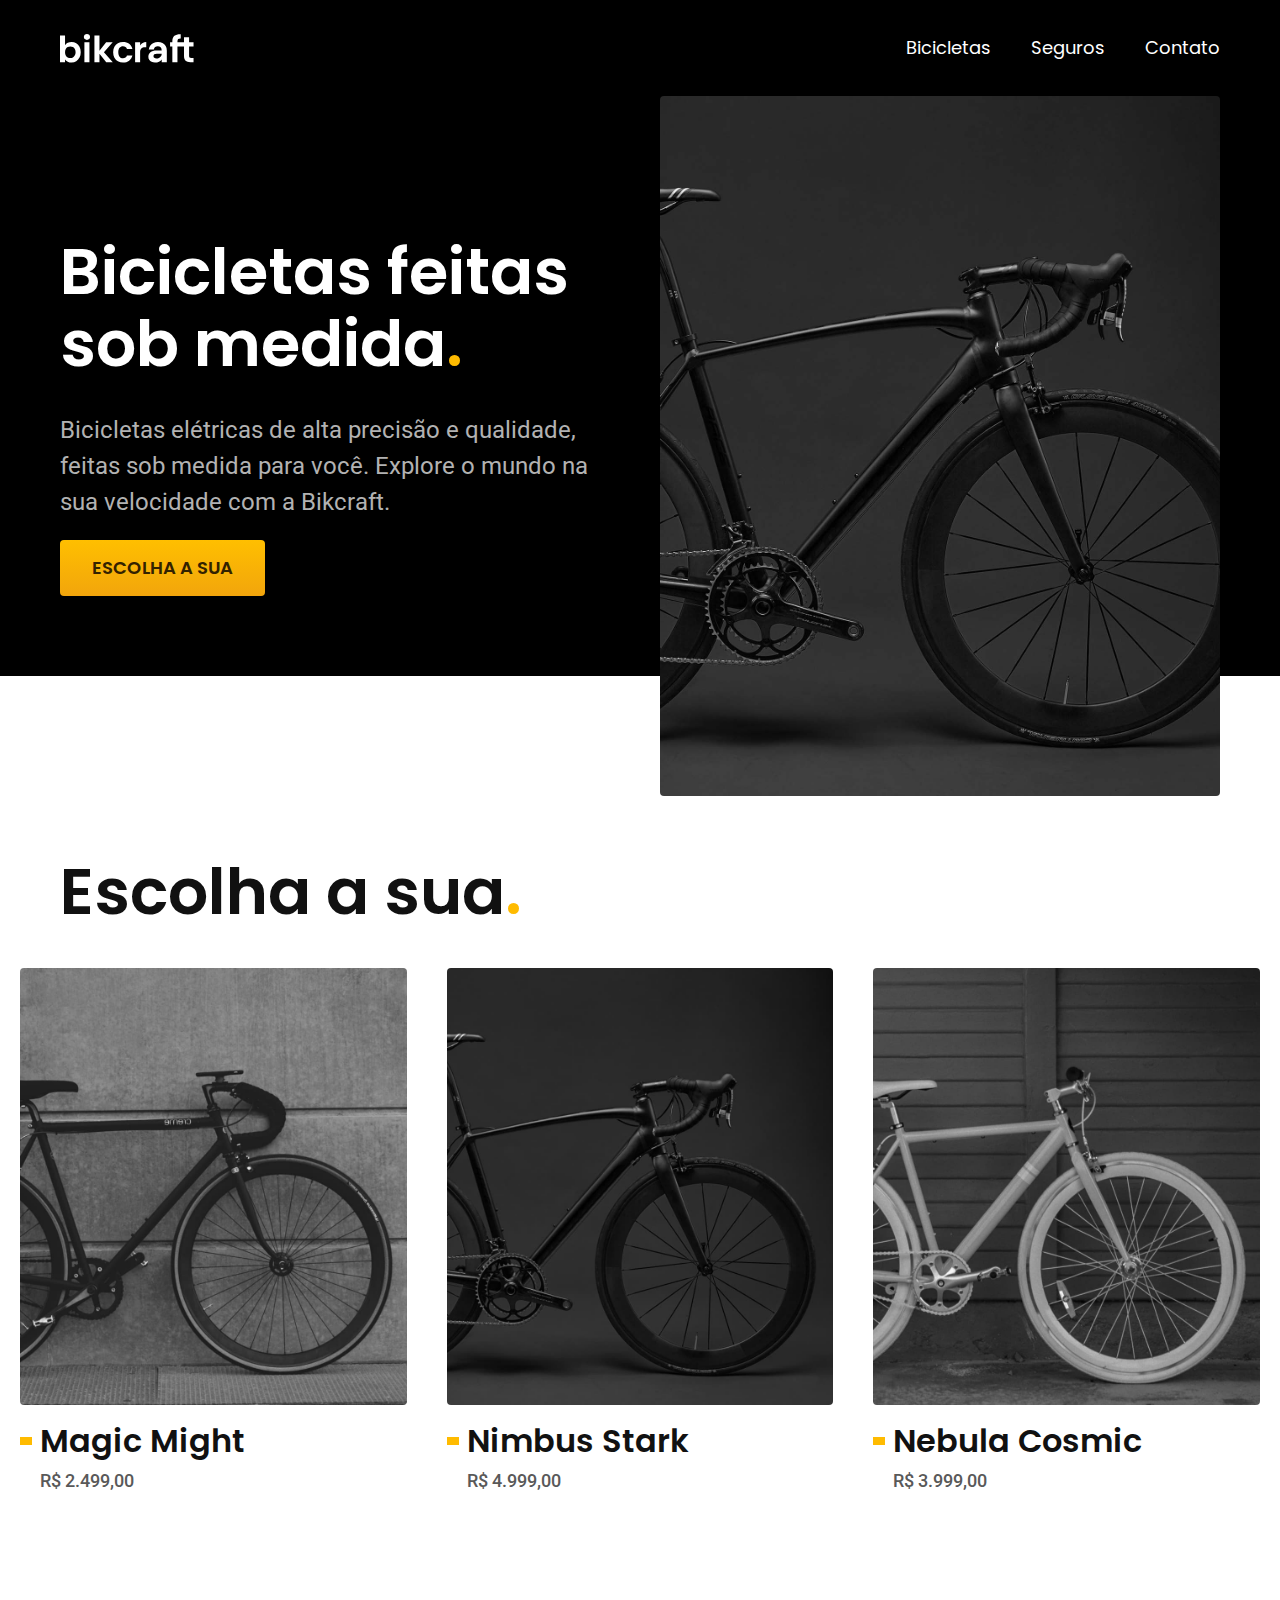
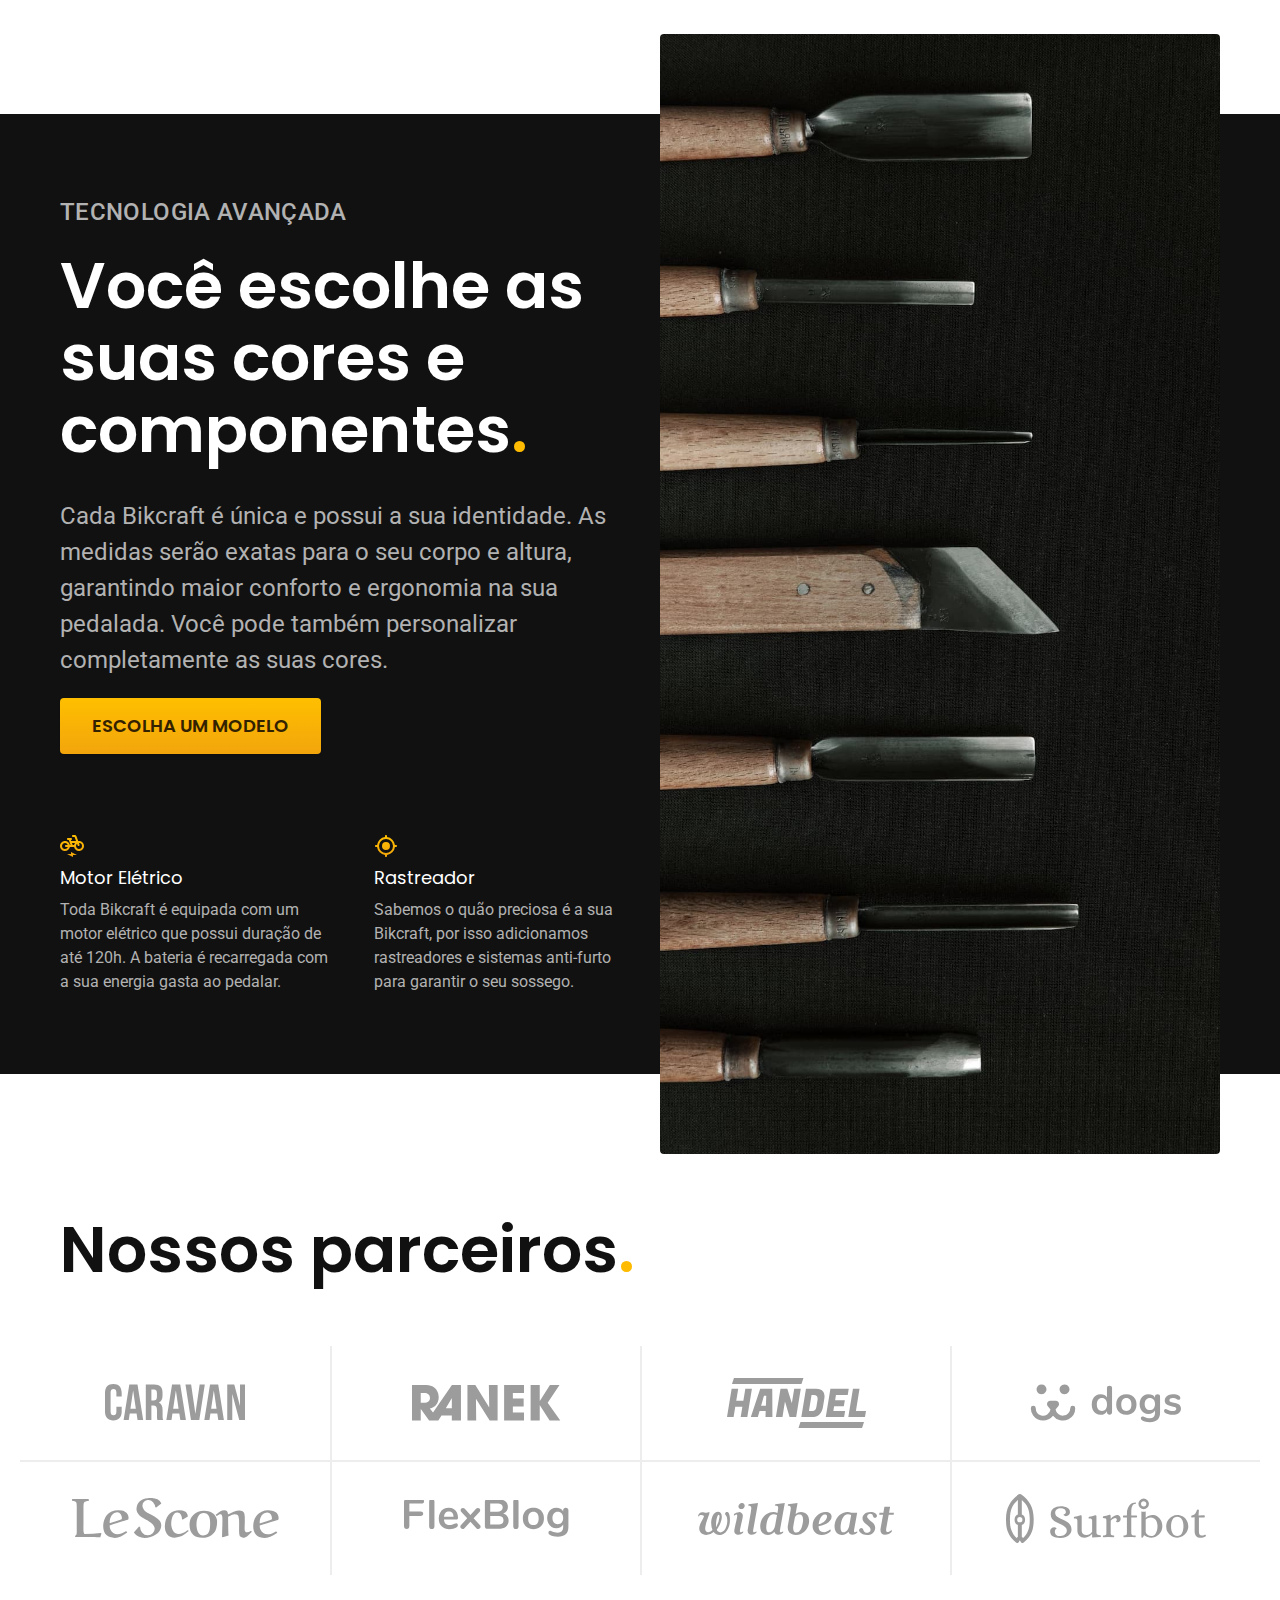
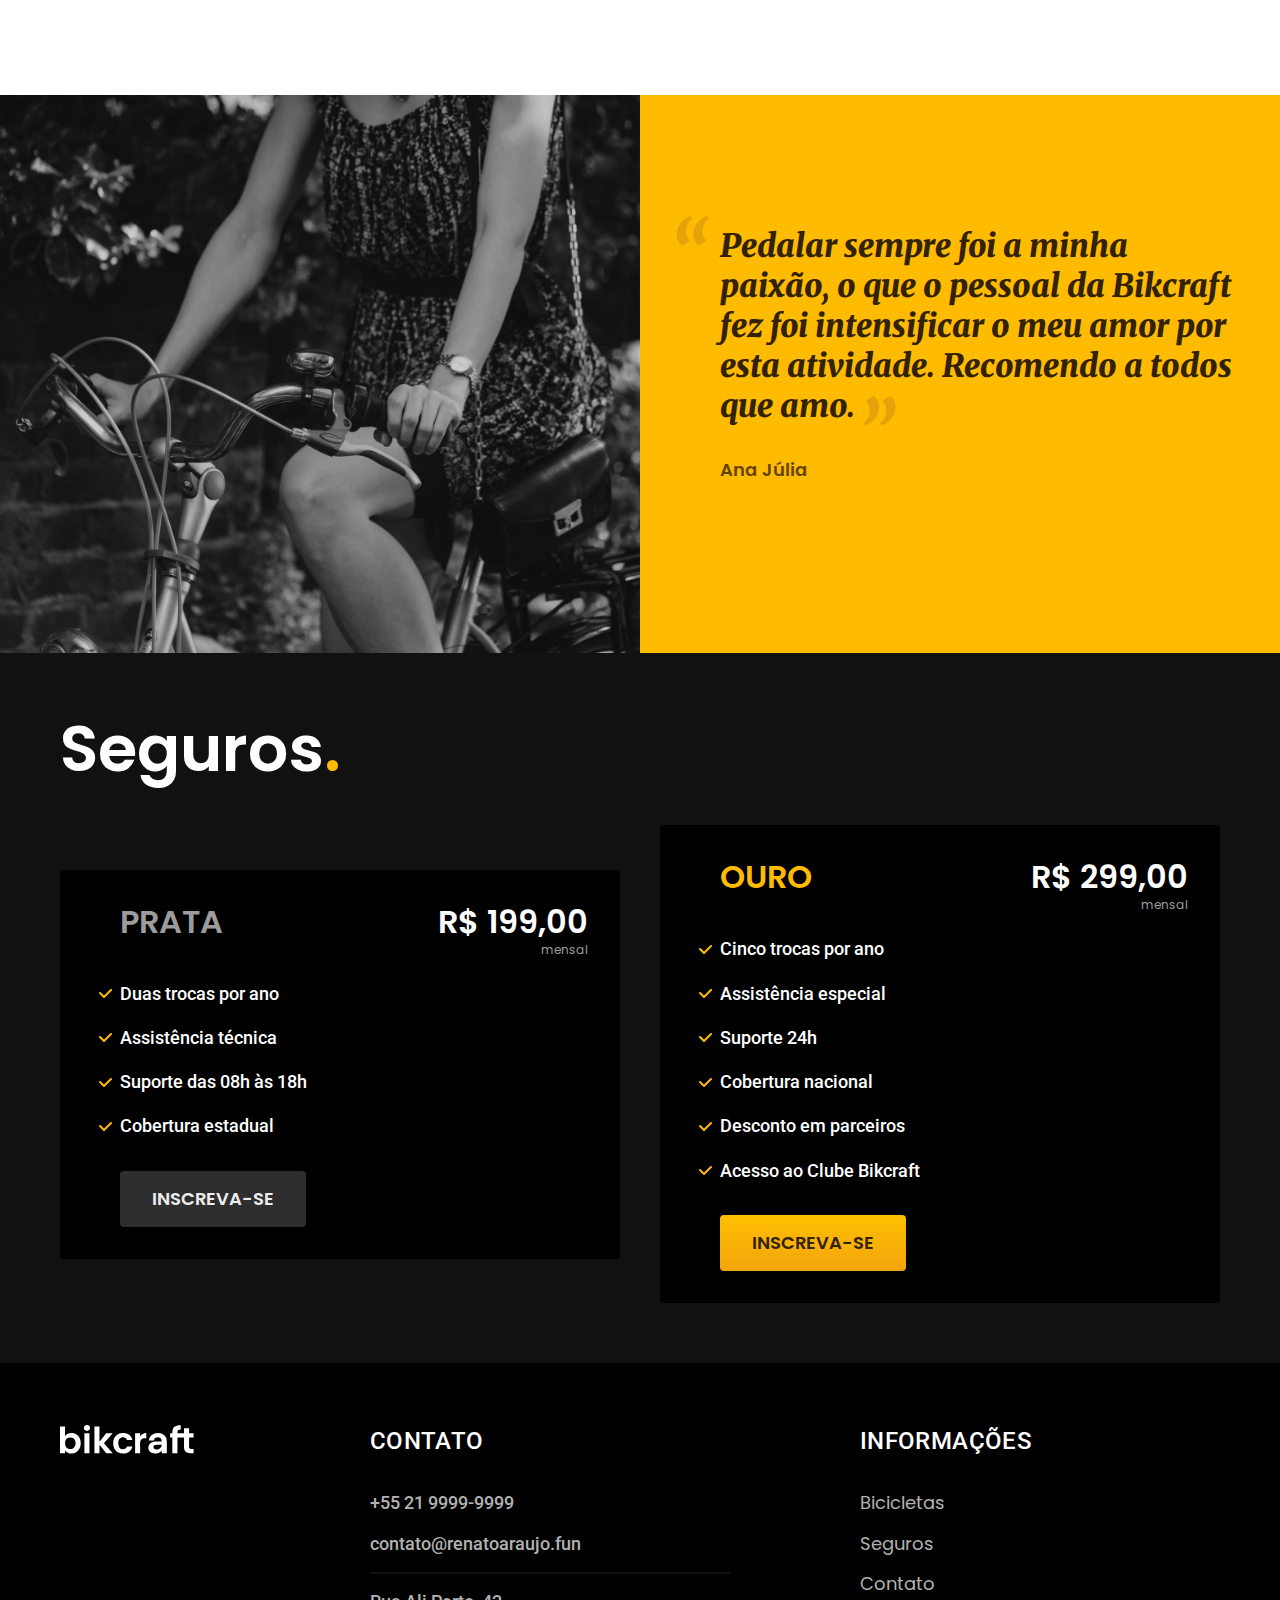
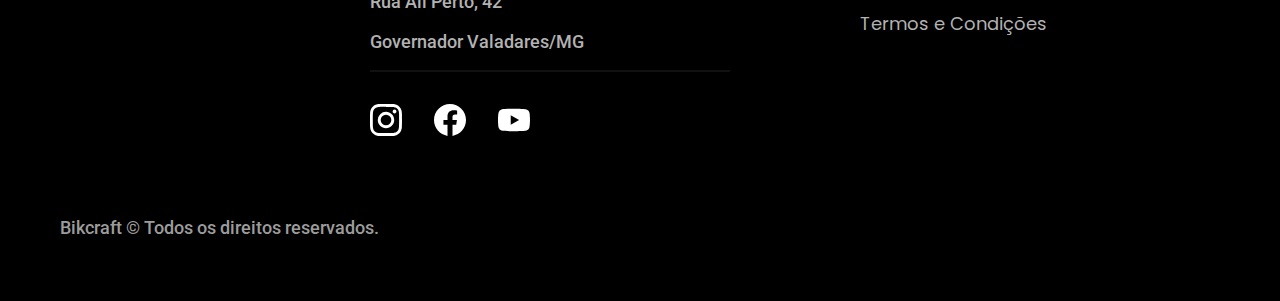
<file: index.html>
<!DOCTYPE html>
<html lang="pt-br">

<head>
  <meta charset="UTF-8">
  <meta name="viewport" content="width=device-width, initial-scale=1.0">

  <title>Bikcraft - Bicicletas Elétricas</title>
  <meta name="description" content="Bicicletas elétricas de alta precisão e qualidade, feitas sob medida para o cliente. Explore o mundo na sua velocidade com a Bikcraft.">
  <link rel="icon" href="./favicon.svg" type="image/svg+xml">
  <link rel="preload" href="./css/style.min.css" as="style">
  <link rel="stylesheet" href="./css/style.min.css">
  <link rel="preconnect" href="https://fonts.googleapis.com">
  <link rel="preconnect" href="https://fonts.gstatic.com" crossorigin>
  <link href="https://fonts.googleapis.com/css2?family=Merriweather:ital,wght@1,900&family=Poppins:wght@400;600&family=Roboto:wght@400;500&display=swap" rel="stylesheet">
  <script>document.documentElement.classList.add('js');</script>
</head>

<body>
  <header class="header-bg">
    <div class="header container">
      <a href="./">
        <img src="./img/bikcraft.svg" width="136" height="32" alt="Bikcraft">
      </a>

      <nav aria-label="primaria">
        <ul class="header-menu font-1-m cor-0">
          <li><a href="./bicicletas.html">Bicicletas</a></li>
          <li><a href="./seguros.html">Seguros</a></li>
          <li><a href="./contato.html">Contato</a></li>
        </ul>
      </nav>
    </div>
  </header>

  <main class="introducao-bg">
    <div class="introducao container">
      <div class="introducao-conteudo">
        <h1 data-anime="400" class="fadeInLeft font-1-xxl cor-0 fadeInDown">Bicicletas feitas sob medida<span class="cor-p1">.</span></h1>
        <p data-anime="600" class="fadeInLeft font-2-l cor-5">Bicicletas elétricas de alta precisão e qualidade, feitas sob medida para você. Explore o mundo na sua velocidade com a Bikcraft.</p>
        <a data-anime="800" class="fadeInLeft botao ativar" href="#bicicletas-listagem">Escolha a sua</a>
      </div>
      <picture>
        <source media="(max-width: 800px)" srcset="./img/bicicletas/nimbus.jpg">
        <img data-anime="1400" class="fadeInDown" src="./img/fotos/introducao.jpg" width="1280" height="1600" alt="Bicicleta elétrica preta.">
      </picture>
    </div>
  </main>

  <article class="bicicletas-lista mostrar" id="bicicletas-listagem">
    <h2 data-anime="1000" class="fadeInLeft container font-1-xxl">Escolha a sua<span class="cor-p1">.</span></h2>
    <ul>
      <li>
        <a href="./bicicletas/magic.html">
          <img src="./img/bicicletas/magic-home.jpg" alt="Bicicleta preta">
          <h3 class="font-1-xl">Magic Might</h3>
          <span class="font-2-m cor-8">R$ 2.499,00</span>
        </a>
      </li>
      <li>
        <a href="./bicicletas/nimbus.html">
          <img src="./img/bicicletas/nimbus-home.jpg" alt="Bicicleta preta">
          <h3 class="font-1-xl">Nimbus Stark</h3>
          <span class="font-2-m cor-8">R$ 4.999,00</span>
        </a>
      </li>
      <li>
        <a href="./bicicletas/nebula.html">
          <img src="./img/bicicletas/nebula-home.jpg" alt="Bicicleta preta">
          <h3 class="font-1-xl">Nebula Cosmic</h3>
          <span class="font-2-m cor-8">R$ 3.999,00</span>
        </a>
      </li>
    </ul>
  </article>

  <article class="tecnologia-bg">
    <div class="tecnologia container">
      <div class="tecnologia-conteudo">
        <span class="font-2-l-b cor-5">Tecnologia Avançada</span>
        <h2 class="font-1-xxl cor-0">Você escolhe as suas cores e componentes<span class="cor-p1">.</span></h2>
        <p class="font-2-l cor-5">Cada Bikcraft é única e possui a sua identidade. As medidas serão exatas para o seu corpo e altura, garantindo maior conforto e ergonomia na sua pedalada. Você pode também personalizar completamente as suas cores.</p>
        <a class="botao" href="./bicicletas.html">Escolha um modelo</a>
        <div class="tecnologia-vantagens">
          <div>
            <img src="./img/icones/eletrica.svg" alt="">
            <h3 class="font-1-m cor-0">Motor Elétrico</h3>
            <p class="font-2-s cor-5">Toda Bikcraft é equipada com um motor elétrico que possui duração de até 120h. A bateria é recarregada com a sua energia gasta ao pedalar.</p>
          </div>
          <div>
            <img src="./img/icones/rastreador.svg" alt="">
            <h3 class="font-1-m cor-0">Rastreador</h3>
            <p class="font-2-s cor-5">Sabemos o quão preciosa é a sua Bikcraft, por isso adicionamos rastreadores e sistemas anti-furto para garantir o seu sossego.</p>
          </div>
        </div>
      </div>
      <div class="tecnologia-imagem">
        <img src="./img/fotos/tecnologia.jpg" alt="">
      </div>
    </div>
  </article>

  <section class="parceiros" aria-label="Nossos Parceiros">
    <h2 class="container font-1-xxl">Nossos parceiros<span class="cor-p1">.</span></h2>

    <ul>
      <li><img src="./img/parceiros/caravan.svg" alt="caravan"></li>
      <li><img src="./img/parceiros/ranek.svg" alt="ranek"></li>
      <li><img src="./img/parceiros/handel.svg" alt="handel"></li>
      <li><img src="./img/parceiros/dogs.svg" alt="dogs"></li>
      <li><img src="./img/parceiros/lescone.svg" alt="lescone"></li>
      <li><img src="./img/parceiros/flexblog.svg" alt="flexblog"></li>
      <li><img src="./img/parceiros/wildbeast.svg" alt="wildbeast"></li>
      <li><img src="./img/parceiros/surfbot.svg" alt="surfbot"></li>
    </ul>
  </section>

  <section class="depoimento" aria-label="Depoimento">
    <div>
      <img src="./img/fotos/depoimento.jpg" width="1560" height="1360" alt="Pessoa pedalando uma bicicleta Bikcraft">
    </div>
    <div class="depoimento-conteudo">
      <blockquote class="font-1-xl cor-p5">
        <p>Pedalar sempre foi a minha paixão, o que o pessoal da Bikcraft fez foi intensificar o meu amor por esta atividade. Recomendo a todos que amo.</p>
      </blockquote>
      <span class="font-1-m-b cor-p4">Ana Júlia</span>
    </div>
  </section>

  <article class="seguros-bg">
    <div class="seguros container">
      <h2 class="font-1-xxl cor-0">Seguros<span class="cor-p1">.</span></h2>
      <div class="seguros-item">
        <h3 class="font-1-xl cor-6">PRATA</h3>
        <span class="font-1-xl cor-0">R$ 199,00 <span class="font-1-xs cor-6">mensal</span></span>
        <ul class="font-2-m cor-0">
          <li>Duas trocas por ano</li>
          <li>Assistência técnica</li>
          <li>Suporte das 08h às 18h</li>
          <li>Cobertura estadual</li>
        </ul>
        <a class="botao secundario" href="./orcamento.html?tipo=seguro&produto=prata">Inscreva-se</a>
      </div>

      <div class="seguros-item">
        <h3 class="font-1-xl cor-p1">OURO</h3>
        <span class="font-1-xl cor-0">R$ 299,00 <span class="font-1-xs cor-6">mensal</span></span>
        <ul class="font-2-m cor-0">
          <li>Cinco trocas por ano</li>
          <li>Assistência especial</li>
          <li>Suporte 24h</li>
          <li>Cobertura nacional</li>
          <li>Desconto em parceiros</li>
          <li>Acesso ao Clube Bikcraft</li>
        </ul>
        <a class="botao" href="./orcamento.html?tipo=seguro&produto=ouro">Inscreva-se</a>
      </div>
    </div>
  </article>

  <footer class="footer-bg">
    <div class="footer container">
      <img src="./img/bikcraft.svg" alt="Bikcraft">
      <div class="footer-contato">
        <h3 class="font-2-l-b cor-0">Contato</h3>
        <ul class="font-2-m cor-5">
          <li><a href="tel:+552199999999">+55 21 9999-9999</a></li>
          <li><a href="mailto:contato@renatoaraujo.fun">contato@renatoaraujo.fun</a></li>
          <li>Rua Ali Perto, 42</li>
          <li>Governador Valadares/MG</li>
        </ul>
        <div class="footer-redes">
          <a href="https://www.instagram.com">
            <img src="./img/redes/instagram.svg" alt="Instagram">
          </a>
          <a href="https://www.facebook.com">
            <img src="./img/redes/facebook.svg" alt="Facebook">
          </a>
          <a href="https://www.youtube.com">
            <img src="./img/redes/youtube.svg" alt="Youtube">
          </a>
        </div>
      </div>
      <div class="footer-informacoes">
        <h3 class="font-2-l-b cor-0">Informações</h3>
        <nav>
          <ul class="font-1-m cor-5">
            <li><a href="./bicicletas.html">Bicicletas</a></li>
            <li><a href="./seguros.html">Seguros</a></li>
            <li><a href="./contato.html">Contato</a></li>
            <li><a href="./termos.html">Termos e Condições</a></li>
          </ul>
        </nav>
      </div>
      <p class="footer-copy font-2-m cor-6">Bikcraft © Todos os direitos reservados.</p>
    </div>
  </footer>
  <script src="./js/plugin/simple-anime.js"></script>
  <script src="./js/script.js"></script>
</body>

</html>
</file>
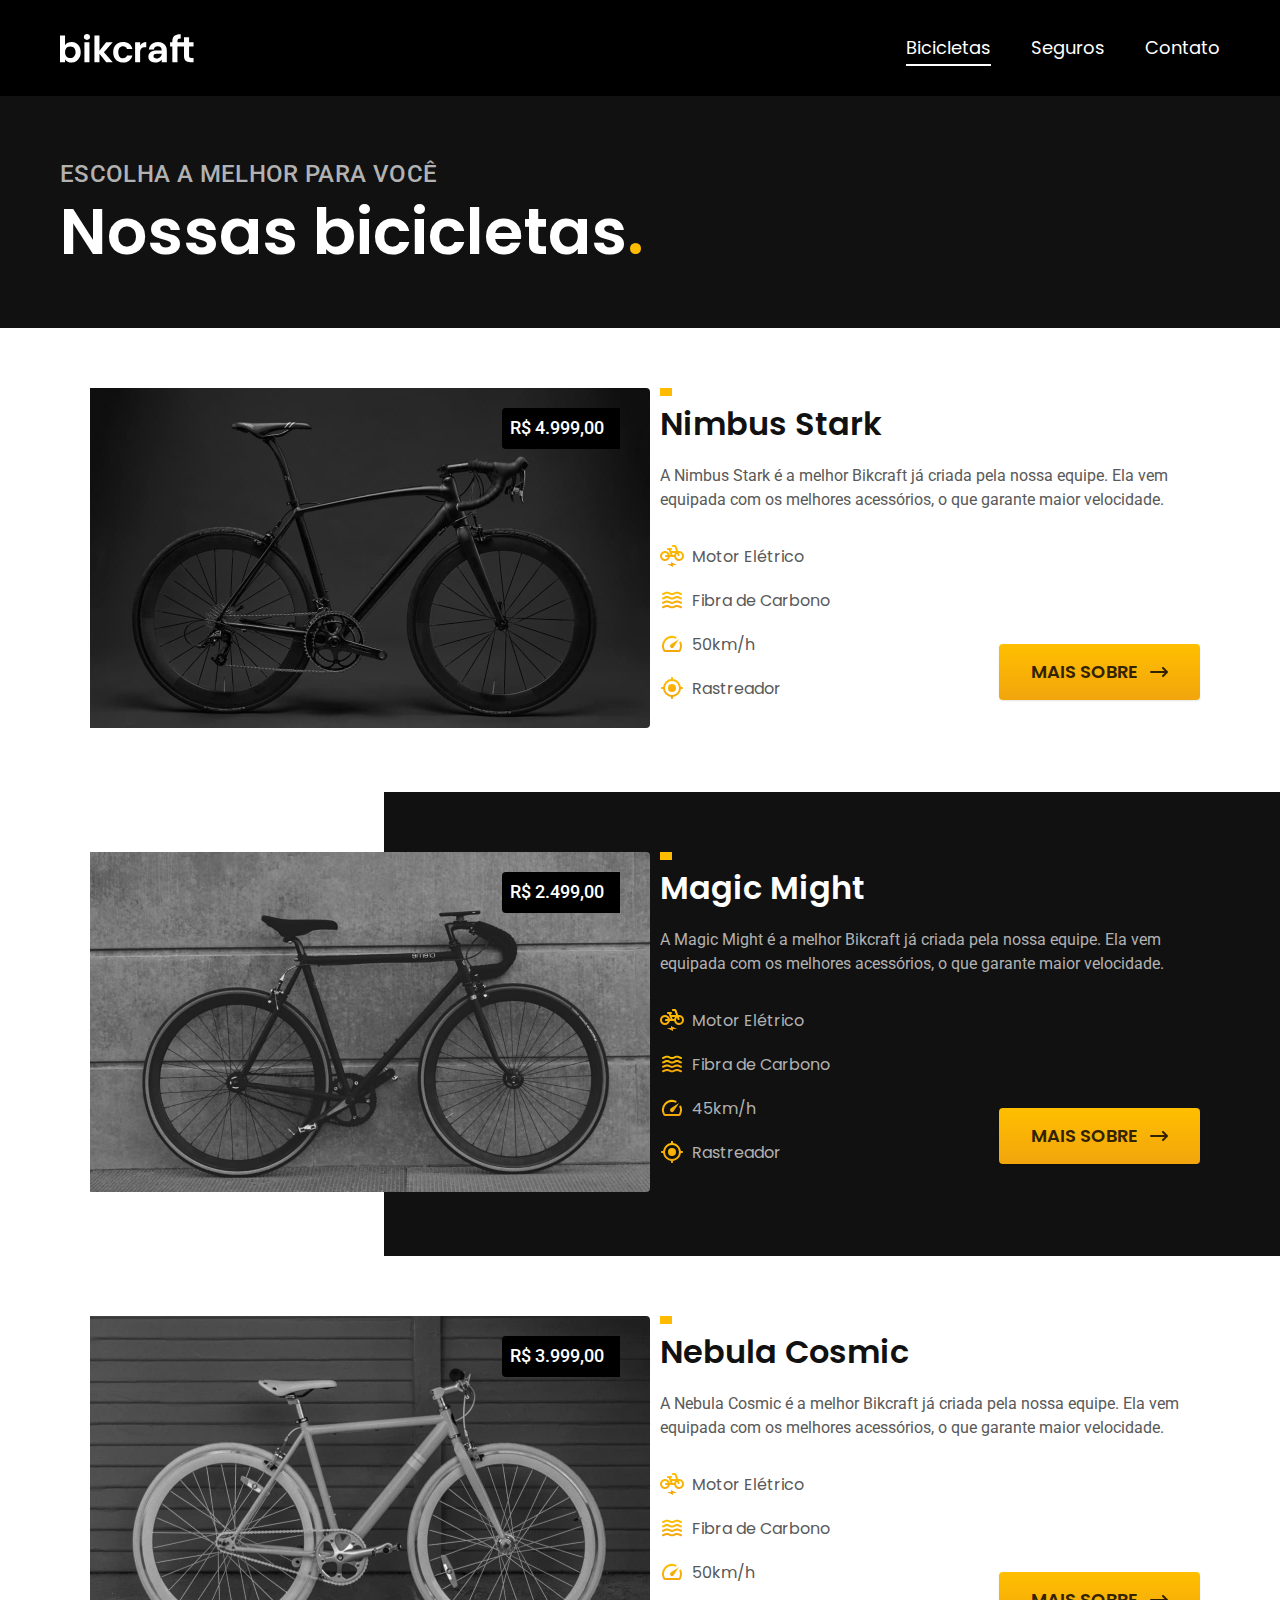
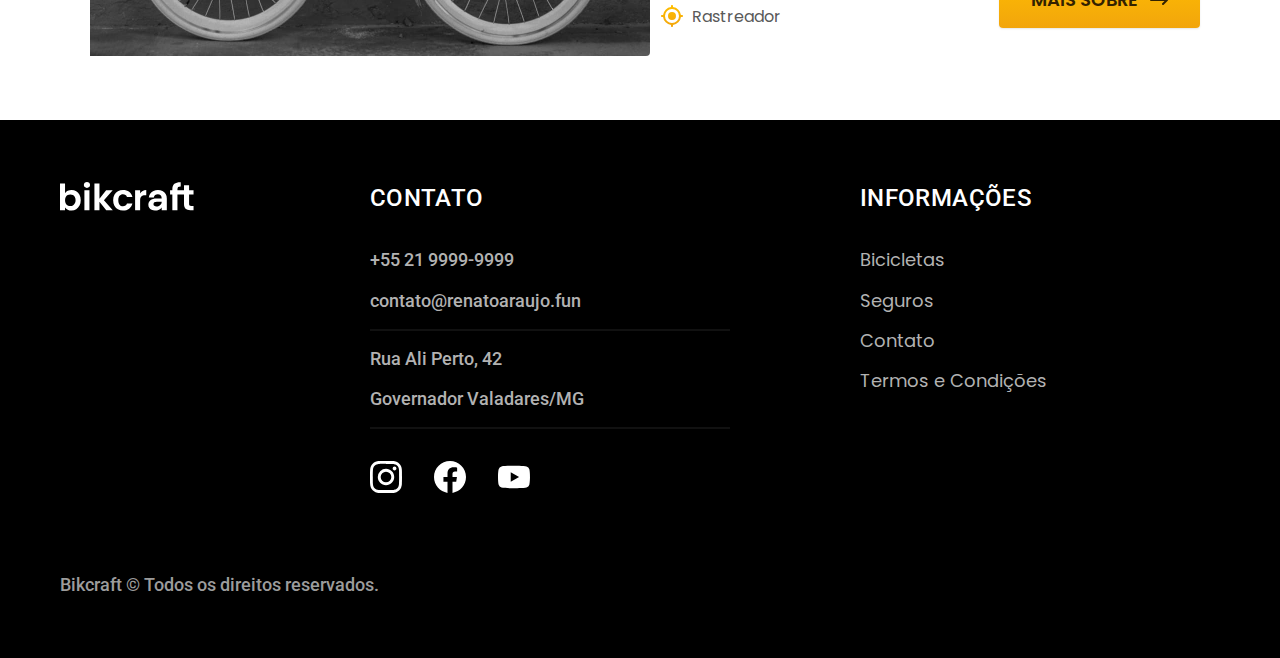
<file: bicicletas.html>
<!DOCTYPE html>
<html lang="pt-br">

<head>
    <meta charset="UTF-8">
    <meta name="viewport" content="width=device-width, initial-scale=1.0">
    <title>Bicicletas | Bikcraft</title>
    <meta name="description" content="Termos e Condições Bikcraft.">
    <link rel="icon" href="./favicon.svg" type="image/svg+xml">
    <link rel="preload" href="./css/style.min.css" as="style">
    <link rel="stylesheet" href="./css/style.min.css">
    <link rel="preconnect" href="https://fonts.googleapis.com">
    <link rel="preconnect" href="https://fonts.gstatic.com" crossorigin>
    <link href="https://fonts.googleapis.com/css2?family=Merriweather:ital,wght@1,900&family=Poppins:wght@400;600&family=Roboto:wght@400;500&display=swap" rel="stylesheet">

</head>

<body id="bicicletas">
    <header class="header-bg">
        <div class="header container">
            <a href="./">
                <img src="./img/bikcraft.svg" alt="Bikcraft">
            </a>

            <nav aria-label="primaria">
                <ul class="header-menu font-1-m cor-0">
                    <li><a href="./bicicletas.html">Bicicletas</a></li>
                    <li><a href="./seguros.html">Seguros</a></li>
                    <li><a href="./contato.html">Contato</a></li>
                </ul>
            </nav>
        </div>
    </header>
    <main class="bicicletas-main">
        <div class="titulo-bg">
            <div class="titulo container">
                <p class="font-2-l-b cor-5">Escolha a melhor para você</p>
                <h1 class="font-1-xxl cor-0">Nossas bicicletas<span class="cor-p1">.</span></h1>
            </div>
        </div>

        <div class="bicicletas container">
            <div class="bicicletas-imagem">
                <img class="padding" src="./img/bicicletas/nimbus.jpg" alt="Bicicleta Preta">
                <span class="font-2-m cor-0">R$ 4.999,00</span>
            </div>
            <div class="bicicletas-conteudo">
                <h2 class="font-1-xl">Nimbus Stark</h2>
                <p class="font-2-s cor-8">A Nimbus Stark é a melhor Bikcraft já criada pela nossa equipe. Ela vem equipada com os melhores acessórios, o que garante maior velocidade.</p>
                <div class="bicicletas-especificacoes">
                    <ul class="font-1-m cor-8">
                        <li><img src="./img/icones/eletrica.svg" alt="">Motor Elétrico</li>
                        <li><img src="./img/icones/carbono.svg" alt="">Fibra de Carbono</li>
                        <li><img src="./img/icones/velocidade.svg" alt="">50km/h</li>
                        <li><img src="./img/icones/rastreador.svg" alt="">Rastreador</li>
                    </ul>
                    <a class="botao seta" href="./bicicletas/nimbus.html">Mais Sobre</a>
                </div>
            </div>
        </div>

        <div class="bicicletas-bg">
            <div class="bicicletas container">
                <div class="bicicletas-imagem">
                    <img class="padding" src="./img/bicicletas/magic.jpg" alt="Bicicleta Preta">
                    <span class="font-2-m cor-0">R$ 2.499,00</span>
                </div>
                <div class="bicicletas-conteudo">
                    <h2 class="font-1-xl cor-0">Magic Might</h2>
                    <p class="font-2-s cor-5">A Magic Might é a melhor Bikcraft já criada pela nossa equipe. Ela vem equipada com os melhores acessórios, o que garante maior velocidade.</p>
                    <div class="bicicletas-especificacoes">
                        <ul class="font-1-m cor-5">
                            <li><img src="./img/icones/eletrica.svg" alt="">Motor Elétrico</li>
                            <li><img src="./img/icones/carbono.svg" alt="">Fibra de Carbono</li>
                            <li><img src="./img/icones/velocidade.svg" alt="">45km/h</li>
                            <li><img src="./img/icones/rastreador.svg" alt="">Rastreador</li>
                        </ul>
                        <a class="botao seta" href="./bicicletas/magic.html">Mais Sobre</a>
                    </div>
                </div>
            </div>
        </div>

        <div class="bicicletas container">
            <div class="bicicletas-imagem">
                <img class="padding" src="./img/bicicletas/nebula.jpg" alt="Bicicleta Preta">
                <span class="font-2-m cor-0">R$ 3.999,00</span>
            </div>
            <div class="bicicletas-conteudo">
                <h2 class="font-1-xl">Nebula Cosmic</h2>
                <p class="font-2-s cor-8">A Nebula Cosmic é a melhor Bikcraft já criada pela nossa equipe. Ela vem equipada com os melhores acessórios, o que garante maior velocidade.</p>
                <div class="bicicletas-especificacoes">
                    <ul class="font-1-m cor-8">
                        <li><img src="./img/icones/eletrica.svg" alt="">Motor Elétrico</li>
                        <li><img src="./img/icones/carbono.svg" alt="">Fibra de Carbono</li>
                        <li><img src="./img/icones/velocidade.svg" alt="">50km/h</li>
                        <li><img src="./img/icones/rastreador.svg" alt="">Rastreador</li>
                    </ul>
                    <a class="botao seta" href="./bicicletas/nebula.html">Mais Sobre</a>
                </div>
            </div>
        </div>
    </main>
    <footer class="footer-bg">
        <div class="footer container">
            <img src="./img/bikcraft.svg" alt="Bikcraft">
            <div class="footer-contato">
                <h3 class="font-2-l-b cor-0">Contato</h3>
                <ul class="font-2-m cor-5">
                    <li><a href="tel:+552199999999">+55 21 9999-9999</a></li>
                    <li><a href="mailto:contato@renatoaraujo.fun">contato@renatoaraujo.fun</a></li>
                    <li>Rua Ali Perto, 42</li>
                    <li>Governador Valadares/MG</li>
                </ul>
                <div class="footer-redes">
                    <a href="https://www.instagram.com">
                        <img src="./img/redes/instagram.svg" alt="Instagram">
                    </a>
                    <a href="https://www.facebook.com">
                        <img src="./img/redes/facebook.svg" alt="Facebook">
                    </a>
                    <a href="https://www.youtube.com">
                        <img src="./img/redes/youtube.svg" alt="Youtube">
                    </a>
                </div>
            </div>
            <div class="footer-informacoes">
                <h3 class="font-2-l-b cor-0">Informações</h3>
                <nav>
                    <ul class="font-1-m cor-5">
                        <li><a href="./bicicletas.html">Bicicletas</a></li>
                        <li><a href="./seguros.html">Seguros</a></li>
                        <li><a href="./contato.html">Contato</a></li>
                        <li><a href="./termos.html">Termos e Condições</a></li>
                    </ul>
                </nav>
            </div>
            <p class="footer-copy font-2-m cor-6">Bikcraft © Todos os direitos reservados.</p>
        </div>
    </footer>
    <script src="./js/script.js"></script>
</body>

</html>
</file>
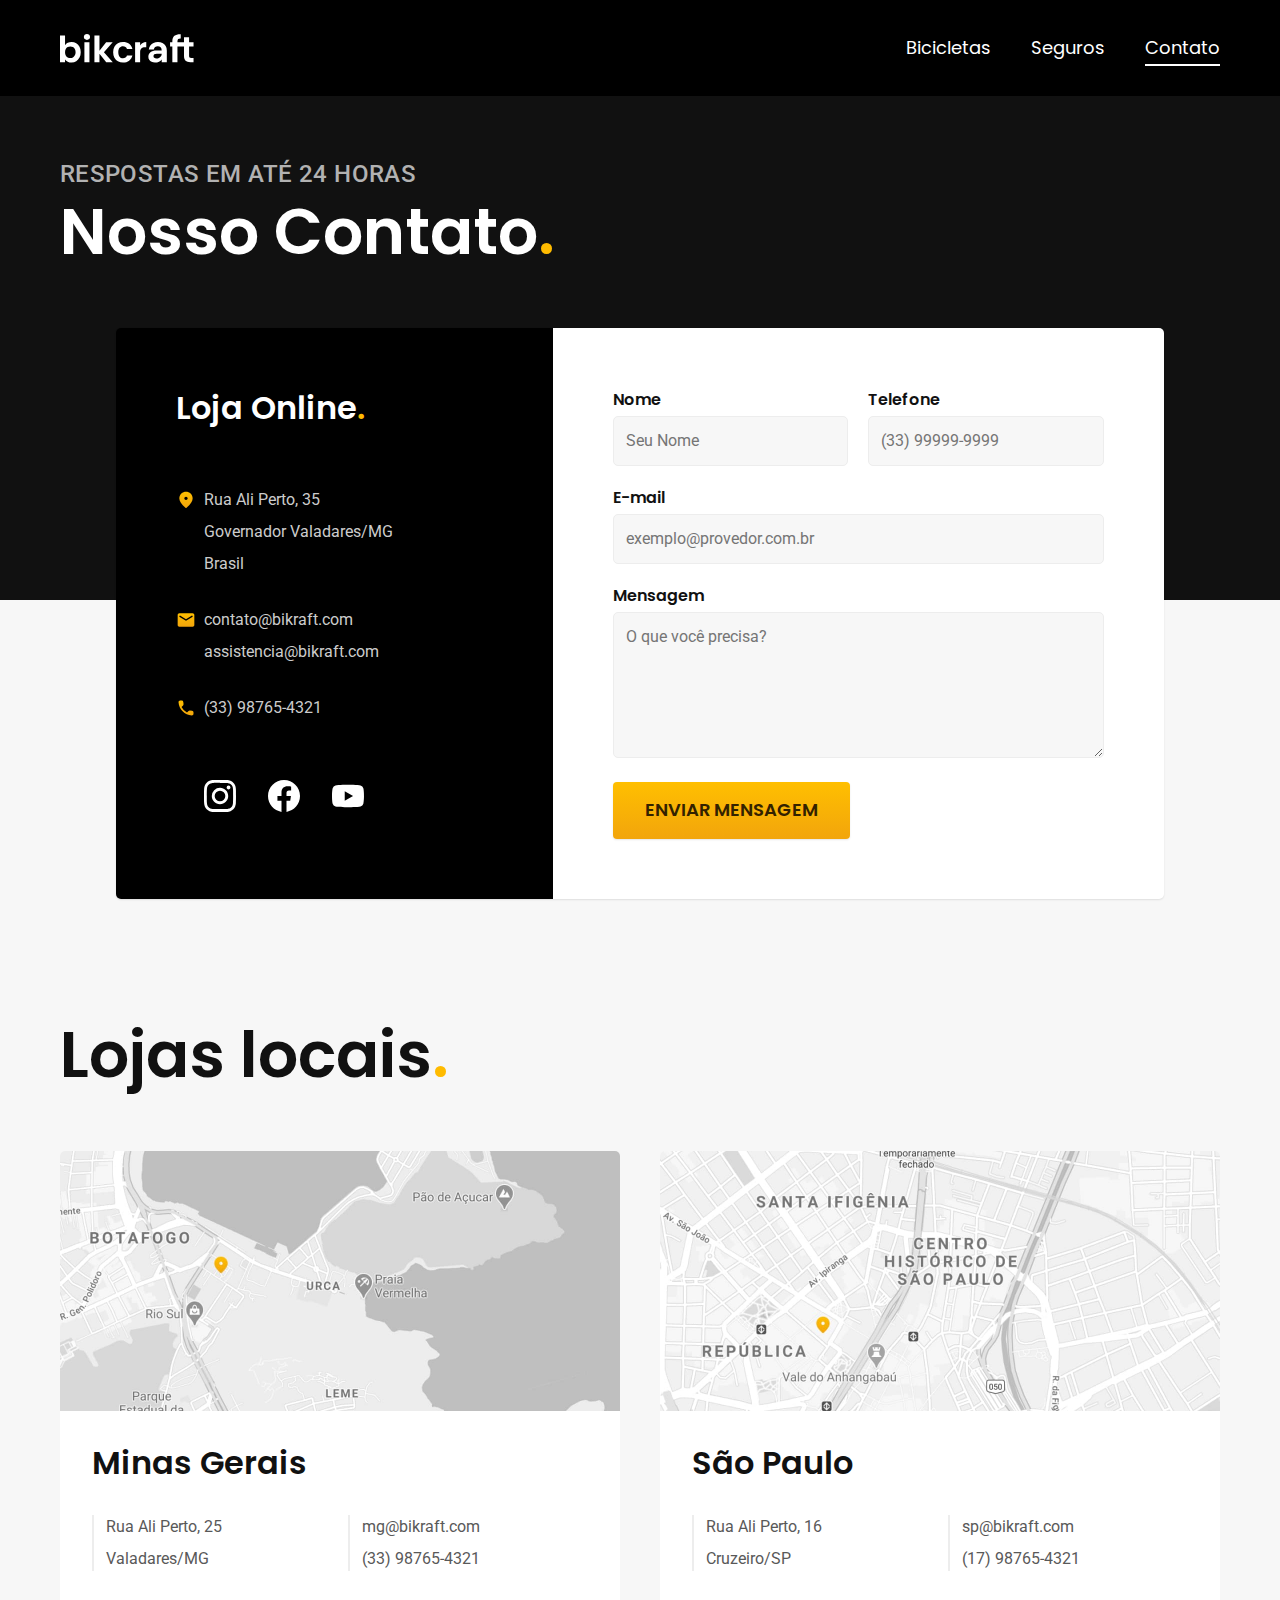
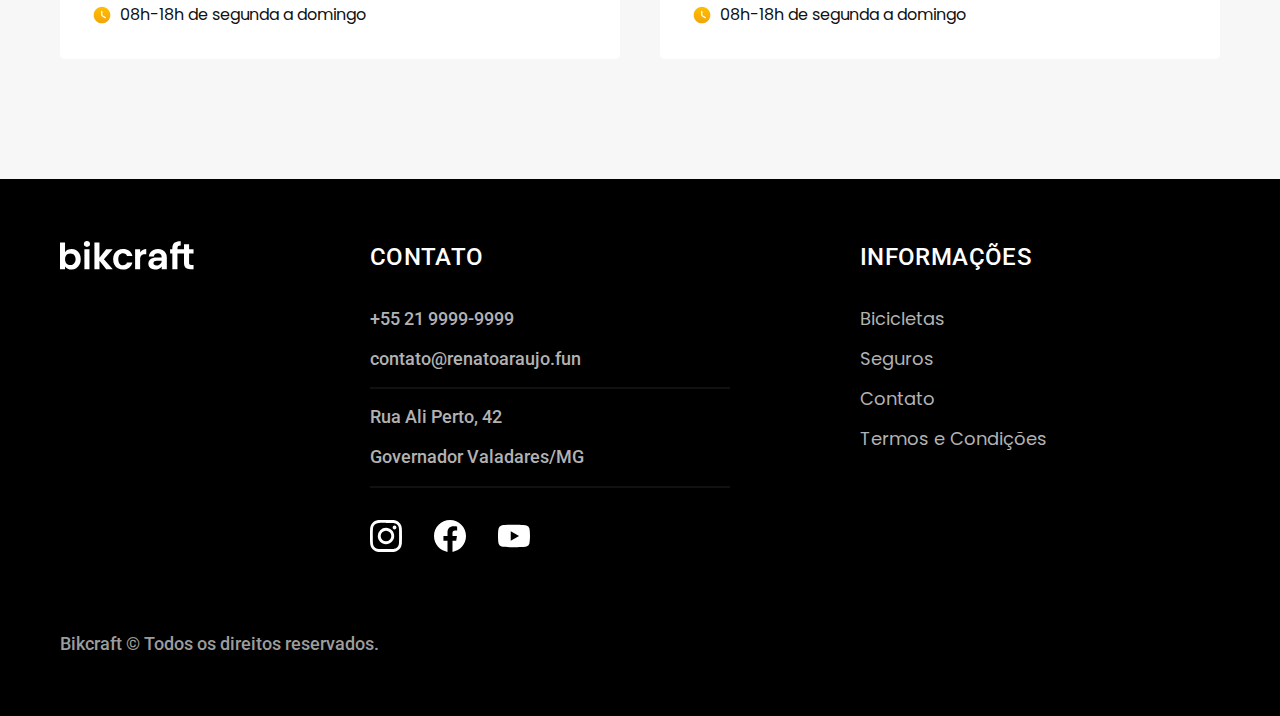
<file: contato.html>
<!DOCTYPE html>
<html lang="pt-br">

<head>
    <meta charset="UTF-8">
    <meta name="viewport" content="width=device-width, initial-scale=1.0">
    <title>Contato | Bikcraft</title>
    <meta name="description" content="Contato Bikcraft.">
    <link rel="icon" href="./favicon.svg" type="image/svg+xml">
    <link rel="preload" href="./css/style.min.css" as="style">
    <link rel="stylesheet" href="./css/style.min.css">
    <link rel="preconnect" href="https://fonts.googleapis.com">
    <link rel="preconnect" href="https://fonts.gstatic.com" crossorigin>
    <link href="https://fonts.googleapis.com/css2?family=Merriweather:ital,wght@1,900&family=Poppins:wght@400;600&family=Roboto:wght@400;500&display=swap" rel="stylesheet">
    <script>document.documentElement.classList.add('js');</script>
</head>

<body id="contato">
    <header class="header-bg">
        <div class="header container">
            <a href="./">
                <img src="./img/bikcraft.svg" alt="Bikcraft">
            </a>

            <nav aria-label="primaria">
                <ul class="header-menu font-1-m cor-0">
                    <li><a href="./bicicletas.html">Bicicletas</a></li>
                    <li><a href="./seguros.html">Seguros</a></li>
                    <li><a href="./contato.html">Contato</a></li>
                </ul>
            </nav>
        </div>
    </header>
    <main>
        <div class="titulo-bg">
            <div class="titulo container">
                <p class="font-2-l-b cor-5">Respostas em até 24 horas</p>
                <h1 class="font-1-xxl cor-0">Nosso Contato<span class="cor-p1">.</span></h1>
            </div>
        </div>
        <div class="contato container">
            <section class="contato-dados" aria-label="Endereço">
                <h2 class="font-1-xl cor-0">Loja Online<span class="cor-p1">.</span></h2>
                <div class="contato-endereco font-2-s cor-4">
                    <p>Rua Ali Perto, 35</p>
                    <p>Governador Valadares/MG</p>
                    <p>Brasil</p>
                </div>
                <address class="contato-meios font-2-s cor-4">
                    <a href="mailto:contato@renatoaraujo.fun">contato@bikraft.com</a>
                    <a href="mailto:assistencia@bikcraft.com">assistencia@bikraft.com</a>
                    <a href="tel:+5533987654321">(33) 98765-4321</a>
                </address>
                <div class="contato-redes">
                    <a href="https://www.instagram.com">
                        <img src="./img/redes/instagram.svg" alt="Instagram">
                    </a>
                    <a href="https://www.facebook.com">
                        <img src="./img/redes/facebook.svg" alt="Facebook">
                    </a>
                    <a href="https://www.youtube.com">
                        <img src="./img/redes/youtube.svg" alt="Youtube">
                    </a>
                </div>
            </section>
            <section class="contato-formulario" aria-label="Formulario">
                <form class="form" action="./enviar.php" method="post">
                    <div><label for="nome">Nome</label>
                        <input type="text" id="nome" name="nome" placeholder="Seu Nome">
                    </div>
                    <div><label for="telefone">Telefone</label>
                        <input type="text" id="telefone" name="telefone" placeholder="(33) 99999-9999">
                    </div>
                    <div class="col-2"><label for="email">E-mail</label>
                        <input type="email" id="email" name="email" required placeholder="exemplo@provedor.com.br">
                    </div>
                    <div class="col-2"><label for="mensagem">Mensagem</label>
                        <textarea rows="5" type="mensagem" id="mensagem" name="mensagem" placeholder="O que você precisa?"></textarea>
                    </div>
                    <button class="col-2 botao">Enviar Mensagem</button>
                </form>
            </section>
        </div>
    </main>
    <article class="lojas container">
        <h2 class="font-1-xxl">Lojas locais<span class="cor-p1">.</span></h2>
        <div class="lojas-item">
            <img src="./img/lojas/rj.jpg" alt="Mapa loja Minas Gerais">
            <div class="lojas-conteudo">
                <h3 class="font-1-xl">Minas Gerais</h3>
                <div class="lojas-dados font-2-s cor-8">
                    <p>Rua Ali Perto, 25</p>
                    <p>Valadares/MG</p>
                </div>
                <div class="lojas-dados font-2-s cor-8">
                    <a href="mailto:mg@bikcraft.com">mg@bikraft.com</a>
                    <a href="tel:+5533987654321">(33) 98765-4321</a>
                </div>
                <p class="lojas-tempo font-1-s"><img src="./img/icones/horario.svg" alt="">08h-18h de segunda a domingo</p>
            </div>
        </div>

        <div class="lojas-item">
            <img src="./img/lojas/sp.jpg" alt="Mapa loja São Paulo">
            <div class="lojas-conteudo">
                <h3 class="font-1-xl">São Paulo</h3>
                <div class="lojas-dados font-2-s cor-8">
                    <p>Rua Ali Perto, 16</p>
                    <p>Cruzeiro/SP</p>
                </div>
                <div class="lojas-dados font-2-s cor-8">
                    <a href="mailto:mg@bikcraft.com">sp@bikraft.com</a>
                    <a href="tel:+5517987654321">(17) 98765-4321</a>
                </div>
                <p class="lojas-tempo font-1-s"><img src="./img/icones/horario.svg" alt="">08h-18h de segunda a domingo</p>
            </div>
        </div>
    </article>
    <footer class="footer-bg">
        <div class="footer container">
            <img src="./img/bikcraft.svg" alt="Bikcraft">
            <div class="footer-contato">
                <h3 class="font-2-l-b cor-0">Contato</h3>
                <ul class="font-2-m cor-5">
                    <li><a href="tel:+552199999999">+55 21 9999-9999</a></li>
                    <li><a href="mailto:contato@renatoaraujo.fun">contato@renatoaraujo.fun</a></li>
                    <li>Rua Ali Perto, 42</li>
                    <li>Governador Valadares/MG</li>
                </ul>
                <div class="footer-redes">
                    <a href="https://www.instagram.com">
                        <img src="./img/redes/instagram.svg" alt="Instagram">
                    </a>
                    <a href="https://www.facebook.com">
                        <img src="./img/redes/facebook.svg" alt="Facebook">
                    </a>
                    <a href="https://www.youtube.com">
                        <img src="./img/redes/youtube.svg" alt="Youtube">
                    </a>
                </div>
            </div>
            <div class="footer-informacoes">
                <h3 class="font-2-l-b cor-0">Informações</h3>
                <nav>
                    <ul class="font-1-m cor-5">
                        <li><a href="./bicicletas.html">Bicicletas</a></li>
                        <li><a href="./seguros.html">Seguros</a></li>
                        <li><a href="./contato.html">Contato</a></li>
                        <li><a href="./termos.html">Termos e Condições</a></li>
                    </ul>
                </nav>
            </div>
            <p class="footer-copy font-2-m cor-6">Bikcraft © Todos os direitos reservados.</p>
        </div>
    </footer>
    <script src="./js/script.js"></script>
    <script src="./js/formulario.js"></script>
</body>

</html>
</file>
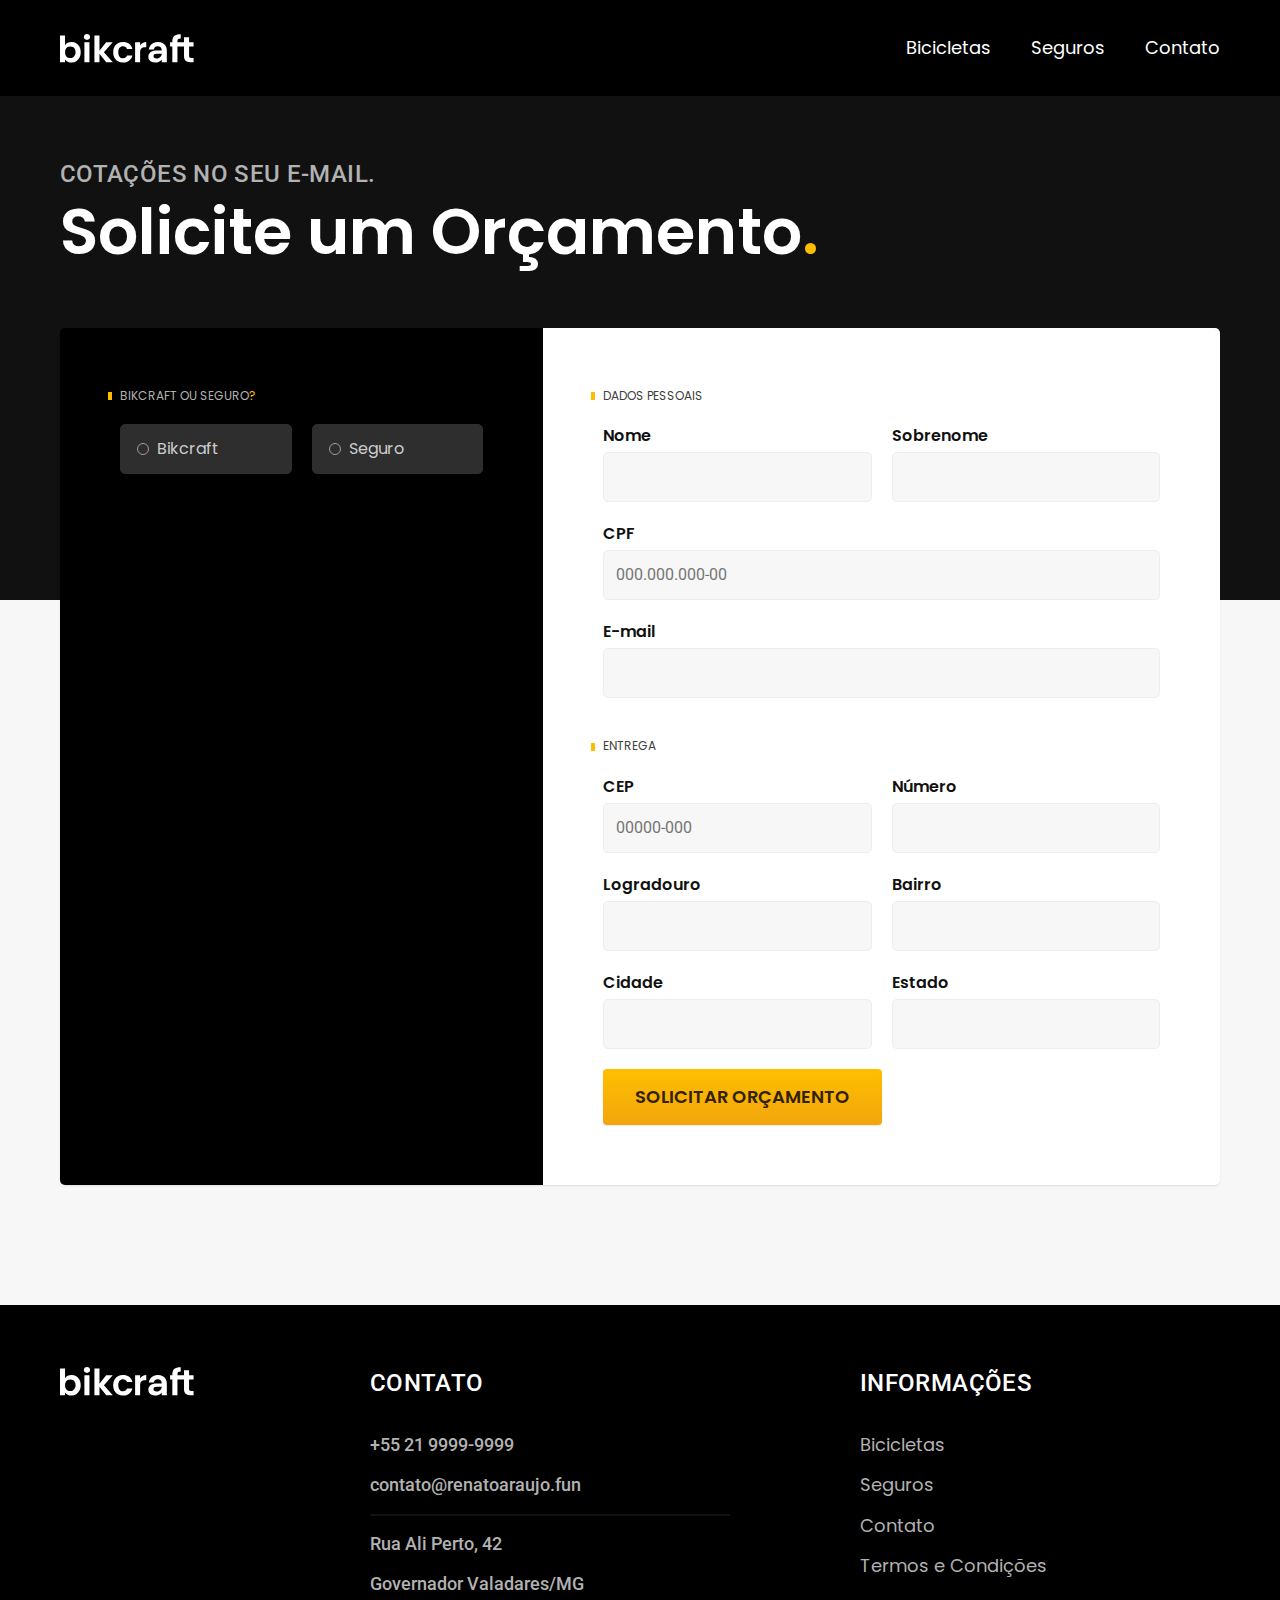
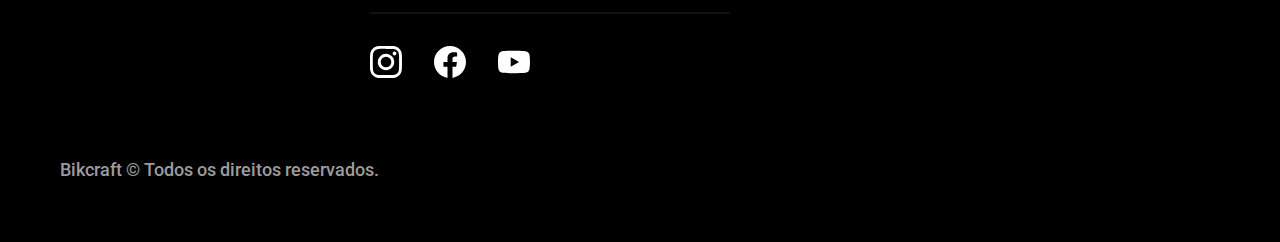
<file: orcamento.html>
<!DOCTYPE html>
<html lang="pt-br">

<head>
    <meta charset="UTF-8">
    <meta name="viewport" content="width=device-width, initial-scale=1.0">

    <title>Orçamento | Bikcraft</title>
    <meta name="description" content="Orçamento.">

    <link rel="icon" href="./favicon.svg" type="image/svg+xml">
    <link rel="preload" href="./css/style.min.css" as="style">
    <link rel="stylesheet" href="./css/style.min.css">
    <link rel="preconnect" href="https://fonts.googleapis.com">
    <link rel="preconnect" href="https://fonts.gstatic.com" crossorigin>
    <link href="https://fonts.googleapis.com/css2?family=Merriweather:ital,wght@1,900&family=Poppins:wght@400;600&family=Roboto:wght@400;500&display=swap" rel="stylesheet">
    <script>document.documentElement.classList.add('js');</script>
</head>

<body id="orcamento">
    <header class="header-bg">
        <div class="header container">
            <a href="/">
                <img src="/img/bikcraft.svg" alt="Bikcraft">
            </a>

            <nav aria-label="primaria">
                <ul class="header-menu font-1-m cor-0">
                    <li><a href="./bicicletas.html">Bicicletas</a></li>
                    <li><a href="./seguros.html">Seguros</a></li>
                    <li><a href="./contato.html">Contato</a></li>
                </ul>
            </nav>
        </div>
    </header>
    <main>
        <div class="titulo-bg">
            <div class="titulo container">
                <p class="font-2-l-b cor-5">Cotações no seu e-mail.</p>
                <h1 class="font-1-xxl cor-0">Solicite um Orçamento<span class="cor-p1">.</span></h1>
            </div>
        </div>

        <form class="orcamento container" action="./enviar.php" method="post">
            <div class="orcamento-produto">
                <h2 class="font-1-xs cor-5">Bikcraft ou Seguro <span class="cor-p1">?</span></h2>
                <input type="radio" name="tipo" value="bikcraft" id="bikcraft">
                <label for="bikcraft">Bikcraft</label>
                <input type="radio" name="tipo" value="seguro" id="seguro">
                <label for="seguro">Seguro</label>
                <div class="orcamento-conteudo" id="orcamento-bikcraft">
                    <h2 class="font-1-xs cor-5">Escolha a sua<span class="cor-p1">.</span></h2>
                    <input type="radio" name="produto" value="nimbus" id="nimbus">
                    <label for="nimbus">Nimbus Stark <span class="cor-p1">R$ 4.999,00</span></label>
                    <div class="orcamento-detalhes">
                        <ul class="font-1-xs cor-8">
                            <li><img src="./img/icones/eletrica.svg" alt="Motor eletrico">Motor Elétrico</li>
                            <li><img src="./img/icones/carbono.svg" alt="Fibra de Carbono">Fibra de Carbono</li>
                            <li><img src="./img/icones/velocidade.svg" alt="velocidade">50 km/h</li>
                            <li><img src="./img/icones/rastreador.svg" alt="rastreador">Rastreador</li>

                        </ul>
                        <img src="./img/bicicletas/nimbus.jpg" alt="Bicicleta Nimbus">
                    </div>
                    <input type="radio" name="produto" value="magic" id="magic">
                    <label for="magic">Magic Might <span class="cor-p1">R$ 2.499,00</span></label>
                    <div class="orcamento-detalhes">
                        <ul class="font-1-xs cor-8">
                            <li><img src="./img/icones/eletrica.svg" alt="Motor eletrico">Motor Elétrico</li>
                            <li><img src="./img/icones/carbono.svg" alt="Fibra de Carbono">Fibra de Carbono</li>
                            <li><img src="./img/icones/velocidade.svg" alt="velocidade">45 km/h</li>
                            <li><img src="./img/icones/rastreador.svg" alt="rastreador">Rastreador</li>

                        </ul>
                        <img src="./img/bicicletas/magic.jpg" alt="Bicicleta Magic">
                    </div>
                    <input type="radio" name="produto" value="nebula" id="nebula">
                    <label for="nebula">Nebula Cosmic <span class="cor-p1">R$ 3.999,00</span></label>
                    <div class="orcamento-detalhes">
                        <ul class="font-1-xs cor-8">
                            <li><img src="./img/icones/eletrica.svg" alt="Motor eletrico">Motor Elétrico</li>
                            <li><img src="./img/icones/carbono.svg" alt="Fibra de Carbono">Fibra de Carbono</li>
                            <li><img src="./img/icones/velocidade.svg" alt="velocidade">40 km/h</li>
                            <li><img src="./img/icones/rastreador.svg" alt="rastreador">Rastreador</li>

                        </ul>
                        <img src="./img/bicicletas/nebula.jpg" alt="Bicicleta Nebula">
                    </div>
                </div>
                <div class="orcamento-conteudo" id="orcamento-seguro">
                    <h2 class="font-1-xs cor-5">Escolha o plano<span class="cor-p1">.</span></h2>
                    <input type="radio" name="produto" value="prata" id="prata">
                    <label for="prata">Prata <span class="cor-p1">R$ 199,00</span></label><input type="radio" name="produto" value="ouro" id="ouro">
                    <label for="ouro">Ouro <span class="cor-p1">R$ 299,00</span></label>
                </div>
            </div>
            <div class="orcamento-dados form">
                <h2 class="font-1-xs cor-9 col-2">Dados Pessoais</h2>
                <div><label for="nome">Nome</label>
                    <input type="text" id="nome" name="nome">
                </div>
                <div><label for="sobrenome">Sobrenome</label>
                    <input type="text" id="sobrenome" name="sobrenome">
                </div>
                <div class="col-2"><label for="cpf">CPF</label>
                    <input type="text" id="cpf" name="cpf" placeholder="000.000.000-00">
                </div>
                <div class="col-2"><label for="email">E-mail</label>
                    <input type="email" id="email" name="email" required>
                </div>
                <h2 class="font-1-xs cor-9 col-2">Entrega</h2>
                <div><label for="cep">CEP</label>
                    <input type="text" id="cep" name="cep" placeholder="00000-000">
                </div>
                <div><label for="numero">Número</label>
                    <input type="text" id="numero" name="numero">
                </div>
                <div><label for="logradouro">Logradouro</label>
                    <input type="text" id="logradouro" name="logradouro">
                </div>
                <div><label for="bairro">Bairro</label>
                    <input type="text" id="bairro" name="bairro">
                </div>
                <div><label for="cidade">Cidade</label>
                    <input type="text" id="cidade" name="cidade">
                </div>
                <div><label for="estado">Estado</label>
                    <input type="text" id="estado" name="estado">
                </div>
                <button class="col-2 botao">SOLICITAR ORÇAMENTO</button>
            </div>
        </form>
    </main>
    <footer class="footer-bg">
        <div class="footer container">
            <img src="./img/bikcraft.svg" alt="Bikcraft">
            <div class="footer-contato">
                <h3 class="font-2-l-b cor-0">Contato</h3>
                <ul class="font-2-m cor-5">
                    <li><a href="tel:+552199999999">+55 21 9999-9999</a></li>
                    <li><a href="mailto:contato@renatoaraujo.fun">contato@renatoaraujo.fun</a></li>
                    <li>Rua Ali Perto, 42</li>
                    <li>Governador Valadares/MG</li>
                </ul>
                <div class="footer-redes">
                    <a href="https://www.instagram.com">
                        <img src="./img/redes/instagram.svg" alt="Instagram">
                    </a>
                    <a href="https://www.facebook.com">
                        <img src="./img/redes/facebook.svg" alt="Facebook">
                    </a>
                    <a href="https://www.youtube.com">
                        <img src="./img/redes/youtube.svg" alt="Youtube">
                    </a>
                </div>
            </div>
            <div class="footer-informacoes">
                <h3 class="font-2-l-b cor-0">Informações</h3>
                <nav>
                    <ul class="font-1-m cor-5">
                        <li><a href="./bicicletas.html">Bicicletas</a></li>
                        <li><a href="./seguros.html">Seguros</a></li>
                        <li><a href="./contato.html">Contato</a></li>
                        <li><a href="./termos.html">Termos e Condições</a></li>
                    </ul>
                </nav>
            </div>
            <p class="footer-copy font-2-m cor-6">Bikcraft © Todos os direitos reservados.</p>
        </div>
    </footer>
    <script src="./js/script.js"></script>
    <script src="./js/formulario.js"></script>
</body>

</html>
</file>
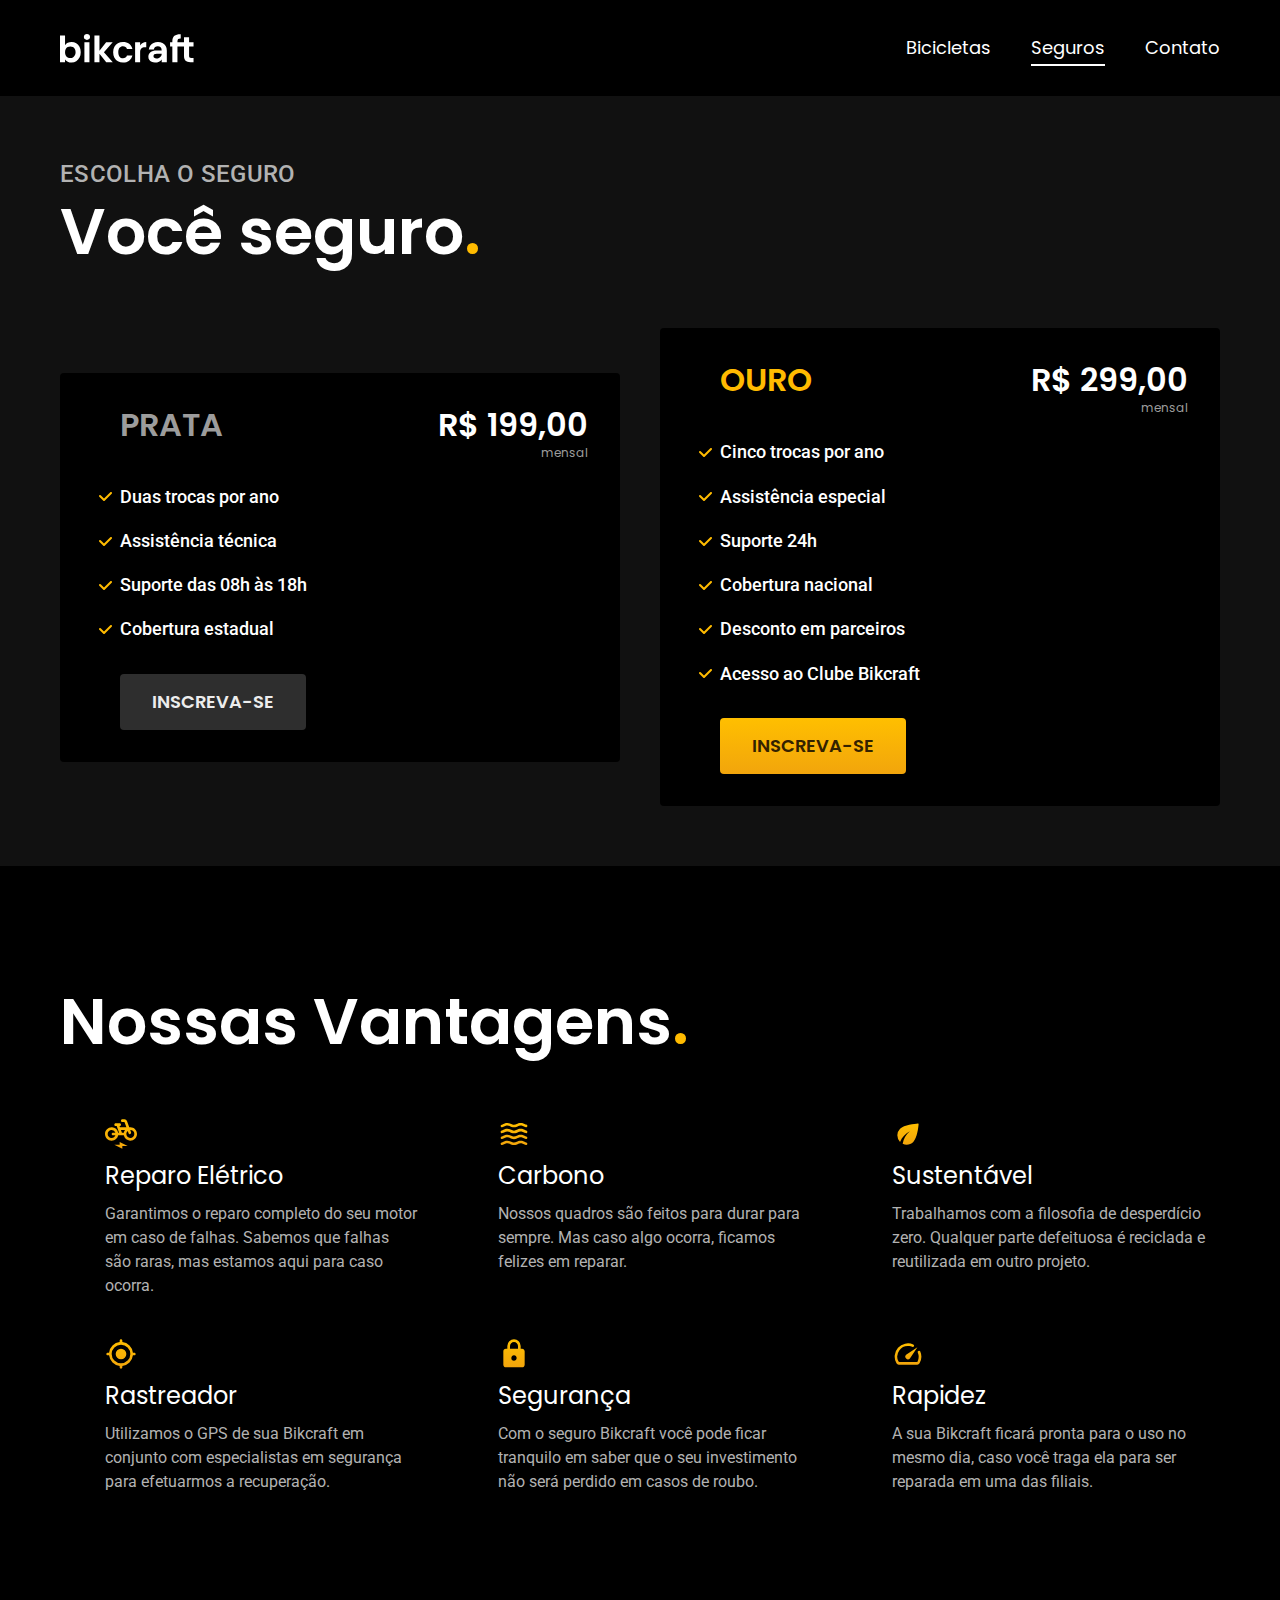
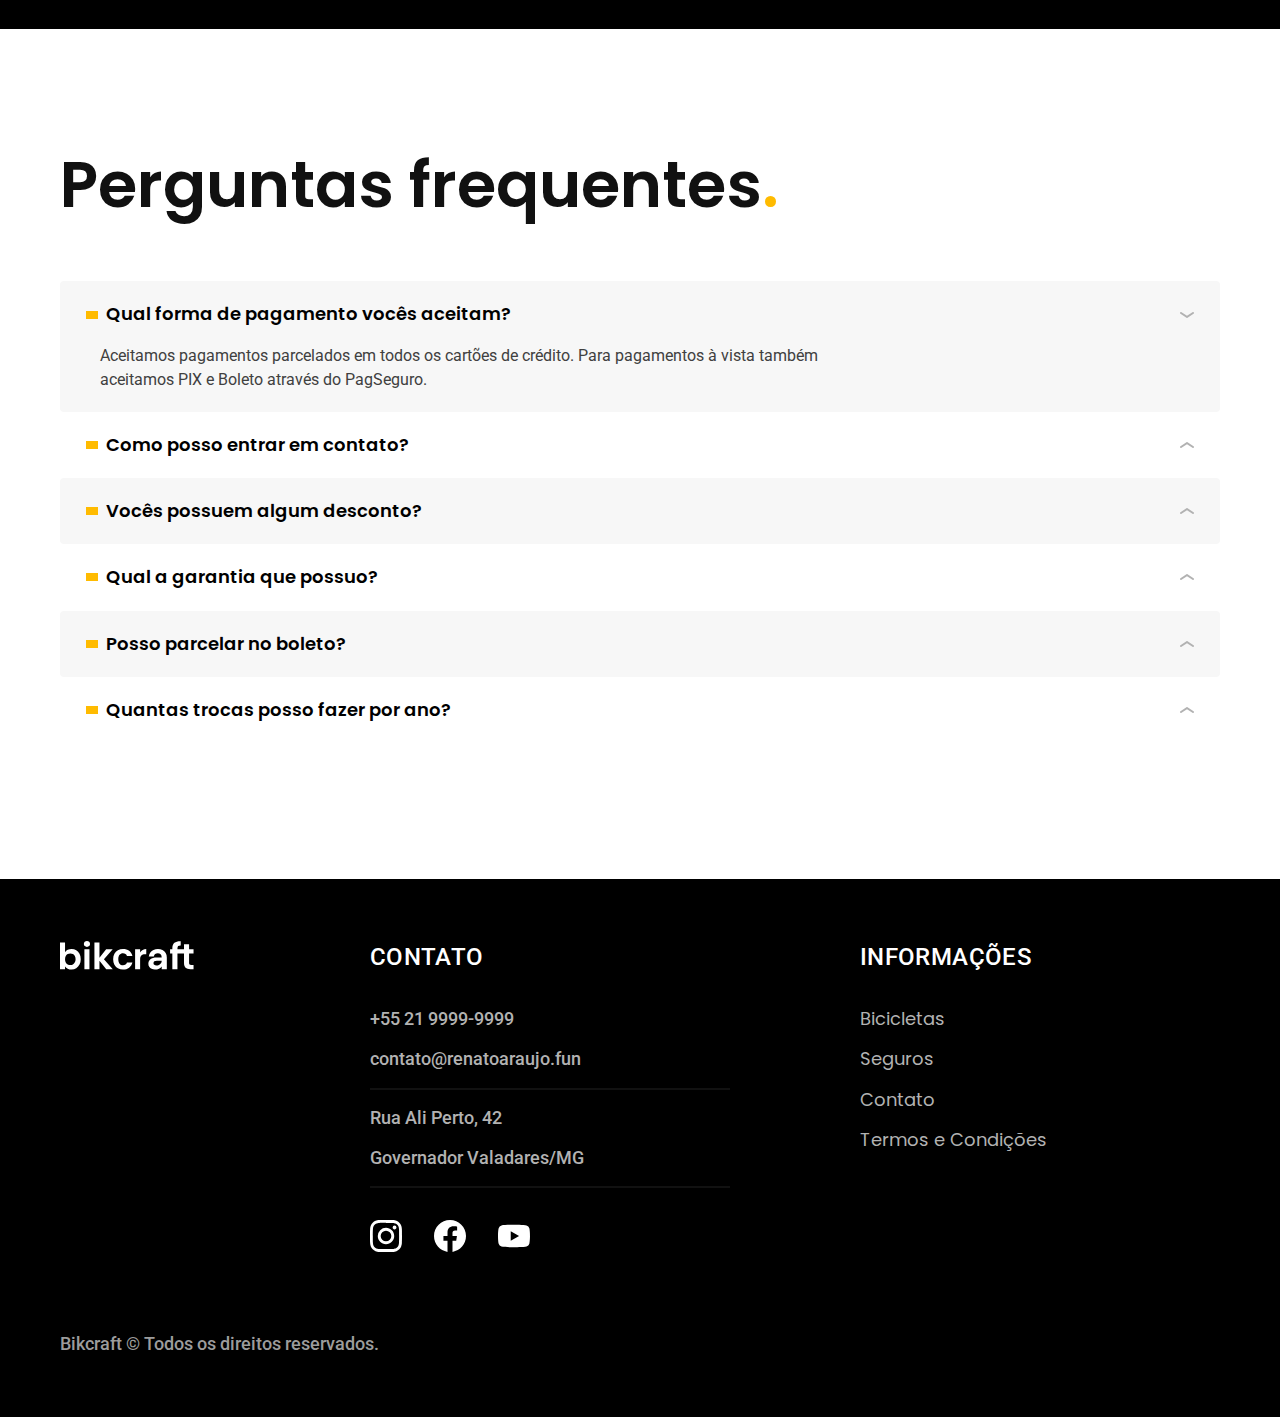
<file: seguros.html>
<!DOCTYPE html>
<html lang="pt-br">

<head>
    <meta charset="UTF-8">
    <meta name="viewport" content="width=device-width, initial-scale=1.0">

    <title>Seguros | Bikcraft</title>
    <meta name="description" content="Seguros Bikcraft.">

    <link rel="icon" href="./favicon.svg" type="image/svg+xml">
    <link rel="preload" href="./css/style.min.css" as="style">
    <link rel="stylesheet" href="./css/style.min.css">
    <link rel="preconnect" href="https://fonts.googleapis.com">
    <link rel="preconnect" href="https://fonts.gstatic.com" crossorigin>
    <link href="https://fonts.googleapis.com/css2?family=Merriweather:ital,wght@1,900&family=Poppins:wght@400;600&family=Roboto:wght@400;500&display=swap" rel="stylesheet">
    <script>document.documentElement.classList.add('js');</script>
</head>

<body id="seguros">
    <header class="header-bg">
        <div class="header container">
            <a href="./">
                <img src="./img/bikcraft.svg" alt="Bikcraft">
            </a>

            <nav aria-label="primaria">
                <ul class="header-menu font-1-m cor-0">
                    <li><a href="./bicicletas.html">Bicicletas</a></li>
                    <li><a href="./seguros.html">Seguros</a></li>
                    <li><a href="./contato.html">Contato</a></li>
                </ul>
            </nav>
        </div>
    </header>
    <main class="seguros-bg">
        <div class="titulo-bg">
            <div class="titulo container">
                <p class="font-2-l-b cor-5">Escolha o Seguro</p>
                <h1 class="font-1-xxl cor-0">Você seguro<span class="cor-p1">.</span></h1>
            </div>
        </div>
        <div class="seguros container">
            <div class="seguros-item">
                <h3 class="font-1-xl cor-6">PRATA</h3>
                <span class="font-1-xl cor-0">R$ 199,00 <span class="font-1-xs cor-6">mensal</span></span>
                <ul class="font-2-m cor-0">
                    <li>Duas trocas por ano</li>
                    <li>Assistência técnica</li>
                    <li>Suporte das 08h às 18h</li>
                    <li>Cobertura estadual</li>
                </ul>
                <a class="botao secundario" href="./orcamento.html?tipo=seguro&produto=prata">Inscreva-se</a>
            </div>

            <div class="seguros-item">
                <h3 class="font-1-xl cor-p1">OURO</h3>
                <span class="font-1-xl cor-0">R$ 299,00 <span class="font-1-xs cor-6">mensal</span></span>
                <ul class="font-2-m cor-0">
                    <li>Cinco trocas por ano</li>
                    <li>Assistência especial</li>
                    <li>Suporte 24h</li>
                    <li>Cobertura nacional</li>
                    <li>Desconto em parceiros</li>
                    <li>Acesso ao Clube Bikcraft</li>
                </ul>
                <a class="botao" href="./orcamento.html?tipo=seguro&produto=ouro">Inscreva-se</a>
            </div>
        </div>
    </main>
    <article class="vantagens-bg">
        <div class="vantagens container">
            <h2 class="font-1-xxl cor-0">Nossas Vantagens<span class="cor-p1">.</span></h2>
            <ul class="padding">
                <li>
                    <img src="./img/icones/eletrica.svg" alt="">
                    <h3 class="font-1-l cor-0">Reparo Elétrico</h3>
                    <p class="font-2-s cor-5">Garantimos o reparo completo do seu motor em caso de falhas. Sabemos que falhas são raras, mas estamos aqui para caso ocorra.</p>
                </li>
                <li>
                    <img src="./img/icones/carbono.svg" alt="">
                    <h3 class="font-1-l cor-0">Carbono</h3>
                    <p class="font-2-s cor-5">Nossos quadros são feitos para durar para sempre. Mas caso algo ocorra, ficamos felizes em reparar.</p>
                </li>
                <li>
                    <img src="./img/icones/sustentavel.svg" alt="">
                    <h3 class="font-1-l cor-0">Sustentável</h3>
                    <p class="font-2-s cor-5">Trabalhamos com a filosofia de desperdício zero. Qualquer parte defeituosa é reciclada e reutilizada em outro projeto.</p>
                </li>
                <li>
                    <img src="./img/icones/rastreador.svg" alt="">
                    <h3 class="font-1-l cor-0">Rastreador</h3>
                    <p class="font-2-s cor-5">Utilizamos o GPS de sua Bikcraft em conjunto com especialistas em segurança para efetuarmos a recuperação.</p>
                </li>
                <li>
                    <img src="./img/icones/seguro.svg" alt="">
                    <h3 class="font-1-l cor-0">Segurança</h3>
                    <p class="font-2-s cor-5">Com o seguro Bikcraft você pode ficar tranquilo em saber que o seu investimento não será perdido em casos de roubo.</p>
                </li>
                <li>
                    <img src="./img/icones/velocidade.svg" alt="">
                    <h3 class="font-1-l cor-0">Rapidez</h3>
                    <p class="font-2-s cor-5">A sua Bikcraft ficará pronta para o uso no mesmo dia, caso você traga ela para ser reparada em uma das filiais.</p>
                </li>
            </ul>
        </div>
    </article>
    <article class="perguntas container">
        <h2 class="font-1-xxl">Perguntas frequentes<span class="cor-p1">.</span></h2>
        <dl>
            <div>
                <dt><button class="font-1-m-b" aria-controls="pergunta1" aria-expanded="true">Qual forma de pagamento vocês aceitam?</button></dt>
                <dd id="pergunta1" class="font-2-s cor-9 ativa">Aceitamos pagamentos parcelados em todos os cartões de crédito. Para pagamentos à vista também aceitamos PIX e Boleto através do PagSeguro.</dd>
            </div>
            <div>
                <dt><button class="font-1-m-b" aria-controls="pergunta2" aria-expanded="false">Como posso entrar em contato?</button></dt>
                <dd id="pergunta2" class="font-2-s cor-9">Aceitamos pagamentos parcelados em todos os cartões de crédito. Para pagamentos à vista também aceitamos PIX e Boleto através do PagSeguro.</dd>
            </div>
            <div>
                <dt><button class="font-1-m-b" aria-controls="pergunta3" aria-expanded="false">Vocês possuem algum desconto?</button></dt>
                <dd id="pergunta3" class="font-2-s cor-9">Aceitamos pagamentos parcelados em todos os cartões de crédito. Para pagamentos à vista também aceitamos PIX e Boleto através do PagSeguro.</dd>
            </div>
            <div>
                <dt><button class="font-1-m-b" aria-controls="pergunta4" aria-expanded="false">Qual a garantia que possuo?</button></dt>
                <dd id="pergunta4" class="font-2-s cor-9">Aceitamos pagamentos parcelados em todos os cartões de crédito. Para pagamentos à vista também aceitamos PIX e Boleto através do PagSeguro.</dd>
            </div>
            <div>
                <dt><button class="font-1-m-b" aria-controls="pergunta5" aria-expanded="false">Posso parcelar no boleto?</button></dt>
                <dd id="pergunta5" class="font-2-s cor-9">Aceitamos pagamentos parcelados em todos os cartões de crédito. Para pagamentos à vista também aceitamos PIX e Boleto através do PagSeguro.</dd>
            </div>
            <div>
                <dt><button class="font-1-m-b" aria-controls="pergunta6" aria-expanded="false">Quantas trocas posso fazer por ano?</button></dt>
                <dd id="pergunta6" class="font-2-s cor-9">Aceitamos pagamentos parcelados em todos os cartões de crédito. Para pagamentos à vista também aceitamos PIX e Boleto através do PagSeguro.</dd>
            </div>
        </dl>
    </article>

    <footer class="footer-bg">
        <div class="footer container">
            <img src="./img/bikcraft.svg" alt="Bikcraft">
            <div class="footer-contato">
                <h3 class="font-2-l-b cor-0">Contato</h3>
                <ul class="font-2-m cor-5">
                    <li><a href="tel:+552199999999">+55 21 9999-9999</a></li>
                    <li><a href="mailto:contato@renatoaraujo.fun">contato@renatoaraujo.fun</a></li>
                    <li>Rua Ali Perto, 42</li>
                    <li>Governador Valadares/MG</li>
                </ul>
                <div class="footer-redes">
                    <a href="https://www.instagram.com">
                        <img src="./img/redes/instagram.svg" alt="Instagram">
                    </a>
                    <a href="https://www.facebook.com">
                        <img src="./img/redes/facebook.svg" alt="Facebook">
                    </a>
                    <a href="https://www.youtube.com">
                        <img src="./img/redes/youtube.svg" alt="Youtube">
                    </a>
                </div>
            </div>
            <div class="footer-informacoes">
                <h3 class="font-2-l-b cor-0">Informações</h3>
                <nav>
                    <ul class="font-1-m cor-5">
                        <li><a href="./bicicletas.html">Bicicletas</a></li>
                        <li><a href="./seguros.html">Seguros</a></li>
                        <li><a href="./contato.html">Contato</a></li>
                        <li><a href="./termos.html">Termos e Condições</a></li>
                    </ul>
                </nav>
            </div>
            <p class="footer-copy font-2-m cor-6">Bikcraft © Todos os direitos reservados.</p>
        </div>
    </footer>
    <script src="./js/script.js"></script>
</body>

</html>
</file>
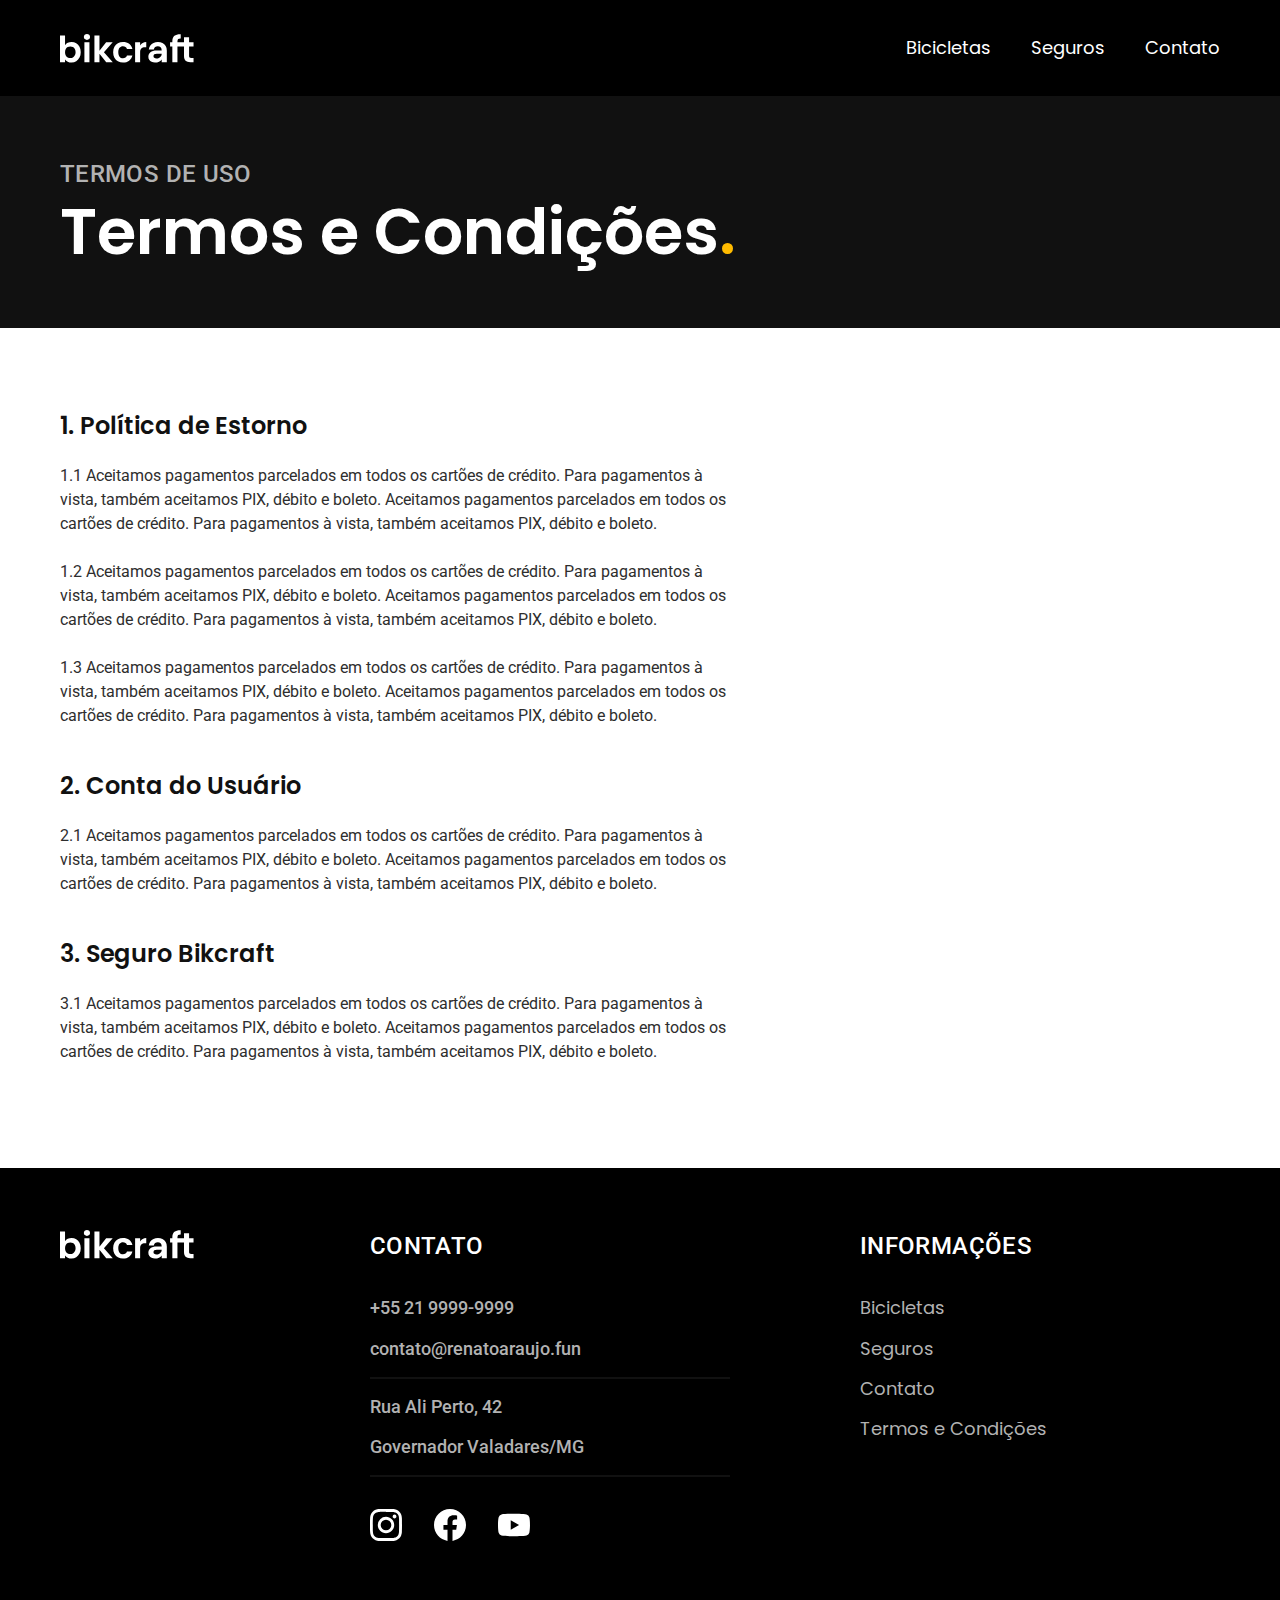
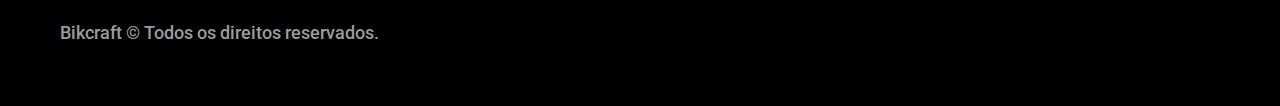
<file: termos.html>
<!DOCTYPE html>
<html lang="pt-br">

<head>
    <meta charset="UTF-8">
    <meta name="viewport" content="width=device-width, initial-scale=1.0">

    <title>Termos e Condições | Bikcraft</title>
    <meta name="description" content="Termos e Condições Bikcraft.">

    <link rel="icon" href="./favicon.svg" type="image/svg+xml">
    <link rel="preload" href="./css/style.min.css" as="style">
    <link rel="stylesheet" href="./css/style.min.css">
    <link rel="preconnect" href="https://fonts.googleapis.com">
    <link rel="preconnect" href="https://fonts.gstatic.com" crossorigin>
    <link href="https://fonts.googleapis.com/css2?family=Merriweather:ital,wght@1,900&family=Poppins:wght@400;600&family=Roboto:wght@400;500&display=swap" rel="stylesheet">
    <script>document.documentElement.classList.add('js');</script>
</head>

<body id="termos">
    <header class="header-bg">
        <div class="header container">
            <a href="./">
                <img src="./img/bikcraft.svg" alt="Bikcraft">
            </a>

            <nav aria-label="primaria">
                <ul class="header-menu font-1-m cor-0">
                    <li><a href="./bicicletas.html">Bicicletas</a></li>
                    <li><a href="./seguros.html">Seguros</a></li>
                    <li><a href="./contato.html">Contato</a></li>
                </ul>
            </nav>
        </div>
    </header>
    <main>
        <div class="titulo-bg">
            <div class="titulo container">
                <p class="font-2-l-b cor-5">Termos de uso</p>
                <h1 class="font-1-xxl cor-0">Termos e Condições<span class="cor-p1">.</span></h1>
            </div>
        </div>
        <div class="termos font-2-s cor-10 container">
            <h2 class="font-1-l cor-11">1. Política de Estorno</h2>
            <p>1.1 Aceitamos pagamentos parcelados em todos os cartões de crédito. Para pagamentos à vista, também aceitamos PIX, débito e boleto. Aceitamos pagamentos parcelados em todos os cartões de crédito. Para pagamentos à vista, também aceitamos PIX, débito e boleto.</p>
            <p>1.2 Aceitamos pagamentos parcelados em todos os cartões de crédito. Para pagamentos à vista, também aceitamos PIX, débito e boleto. Aceitamos pagamentos parcelados em todos os cartões de crédito. Para pagamentos à vista, também aceitamos PIX, débito e boleto.</p>
            <p>1.3 Aceitamos pagamentos parcelados em todos os cartões de crédito. Para pagamentos à vista, também aceitamos PIX, débito e boleto. Aceitamos pagamentos parcelados em todos os cartões de crédito. Para pagamentos à vista, também aceitamos PIX, débito e boleto.</p>
            <h2 class="font-1-l cor-11">2. Conta do Usuário</h2>
            <p>2.1 Aceitamos pagamentos parcelados em todos os cartões de crédito. Para pagamentos à vista, também aceitamos PIX, débito e boleto. Aceitamos pagamentos parcelados em todos os cartões de crédito. Para pagamentos à vista, também aceitamos PIX, débito e boleto.</p>
            <h2 class="font-1-l cor-11">3. Seguro Bikcraft</h2>
            <p>3.1 Aceitamos pagamentos parcelados em todos os cartões de crédito. Para pagamentos à vista, também aceitamos PIX, débito e boleto. Aceitamos pagamentos parcelados em todos os cartões de crédito. Para pagamentos à vista, também aceitamos PIX, débito e boleto.</p>
        </div>
    </main>
    <footer class="footer-bg">
        <div class="footer container">
            <img src="./img/bikcraft.svg" alt="Bikcraft">
            <div class="footer-contato">
                <h3 class="font-2-l-b cor-0">Contato</h3>
                <ul class="font-2-m cor-5">
                    <li><a href="tel:+552199999999">+55 21 9999-9999</a></li>
                    <li><a href="mailto:contato@renatoaraujo.fun">contato@renatoaraujo.fun</a></li>
                    <li>Rua Ali Perto, 42</li>
                    <li>Governador Valadares/MG</li>
                </ul>
                <div class="footer-redes">
                    <a href="https://www.instagram.com">
                        <img src="./img/redes/instagram.svg" alt="Instagram">
                    </a>
                    <a href="https://www.facebook.com">
                        <img src="./img/redes/facebook.svg" alt="Facebook">
                    </a>
                    <a href="https://www.youtube.com">
                        <img src="./img/redes/youtube.svg" alt="Youtube">
                    </a>
                </div>
            </div>
            <div class="footer-informacoes">
                <h3 class="font-2-l-b cor-0">Informações</h3>
                <nav>
                    <ul class="font-1-m cor-5">
                        <li><a href="./bicicletas.html">Bicicletas</a></li>
                        <li><a href="./seguros.html">Seguros</a></li>
                        <li><a href="./contato.html">Contato</a></li>
                        <li><a href="./termos.html">Termos e Condições</a></li>
                    </ul>
                </nav>
            </div>
            <p class="footer-copy font-2-m cor-6">Bikcraft © Todos os direitos reservados.</p>
        </div>
    </footer>
    <script src="./js/script.js"></script>
</body>

</html>
</file>
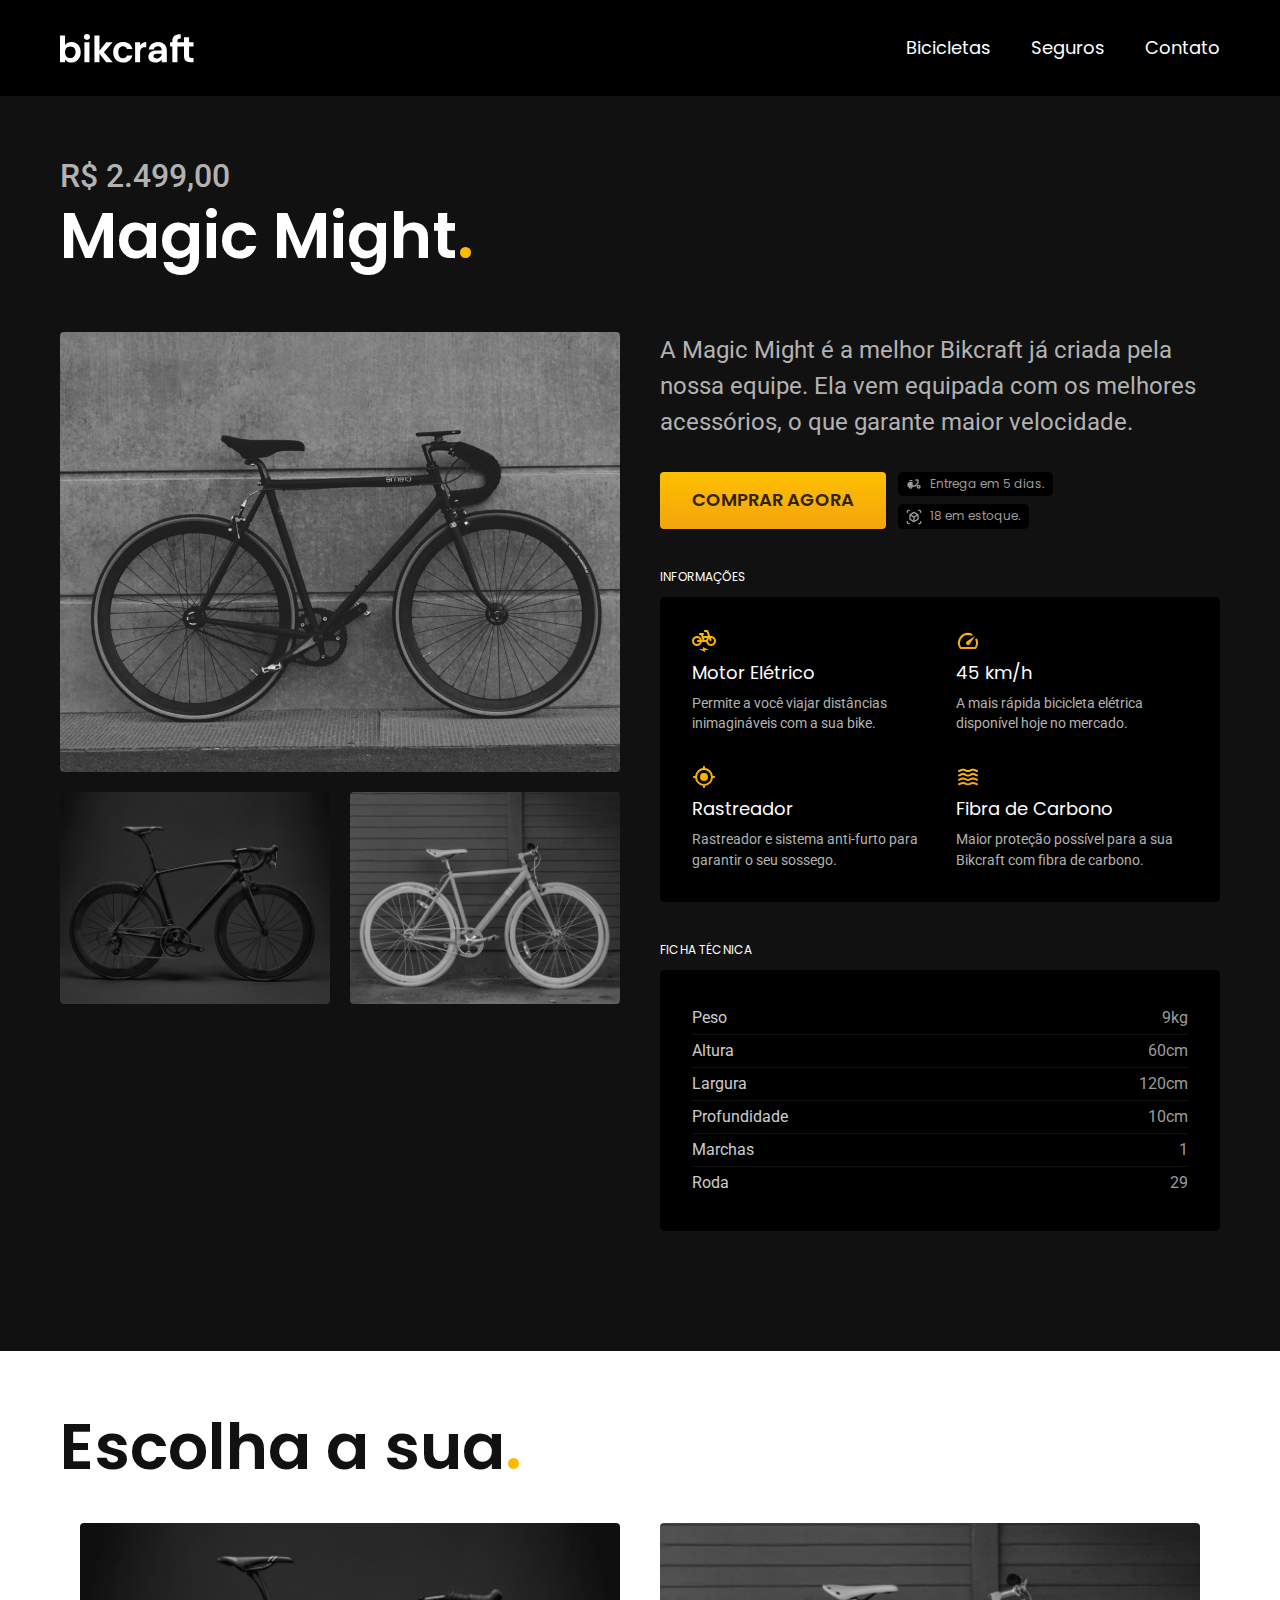
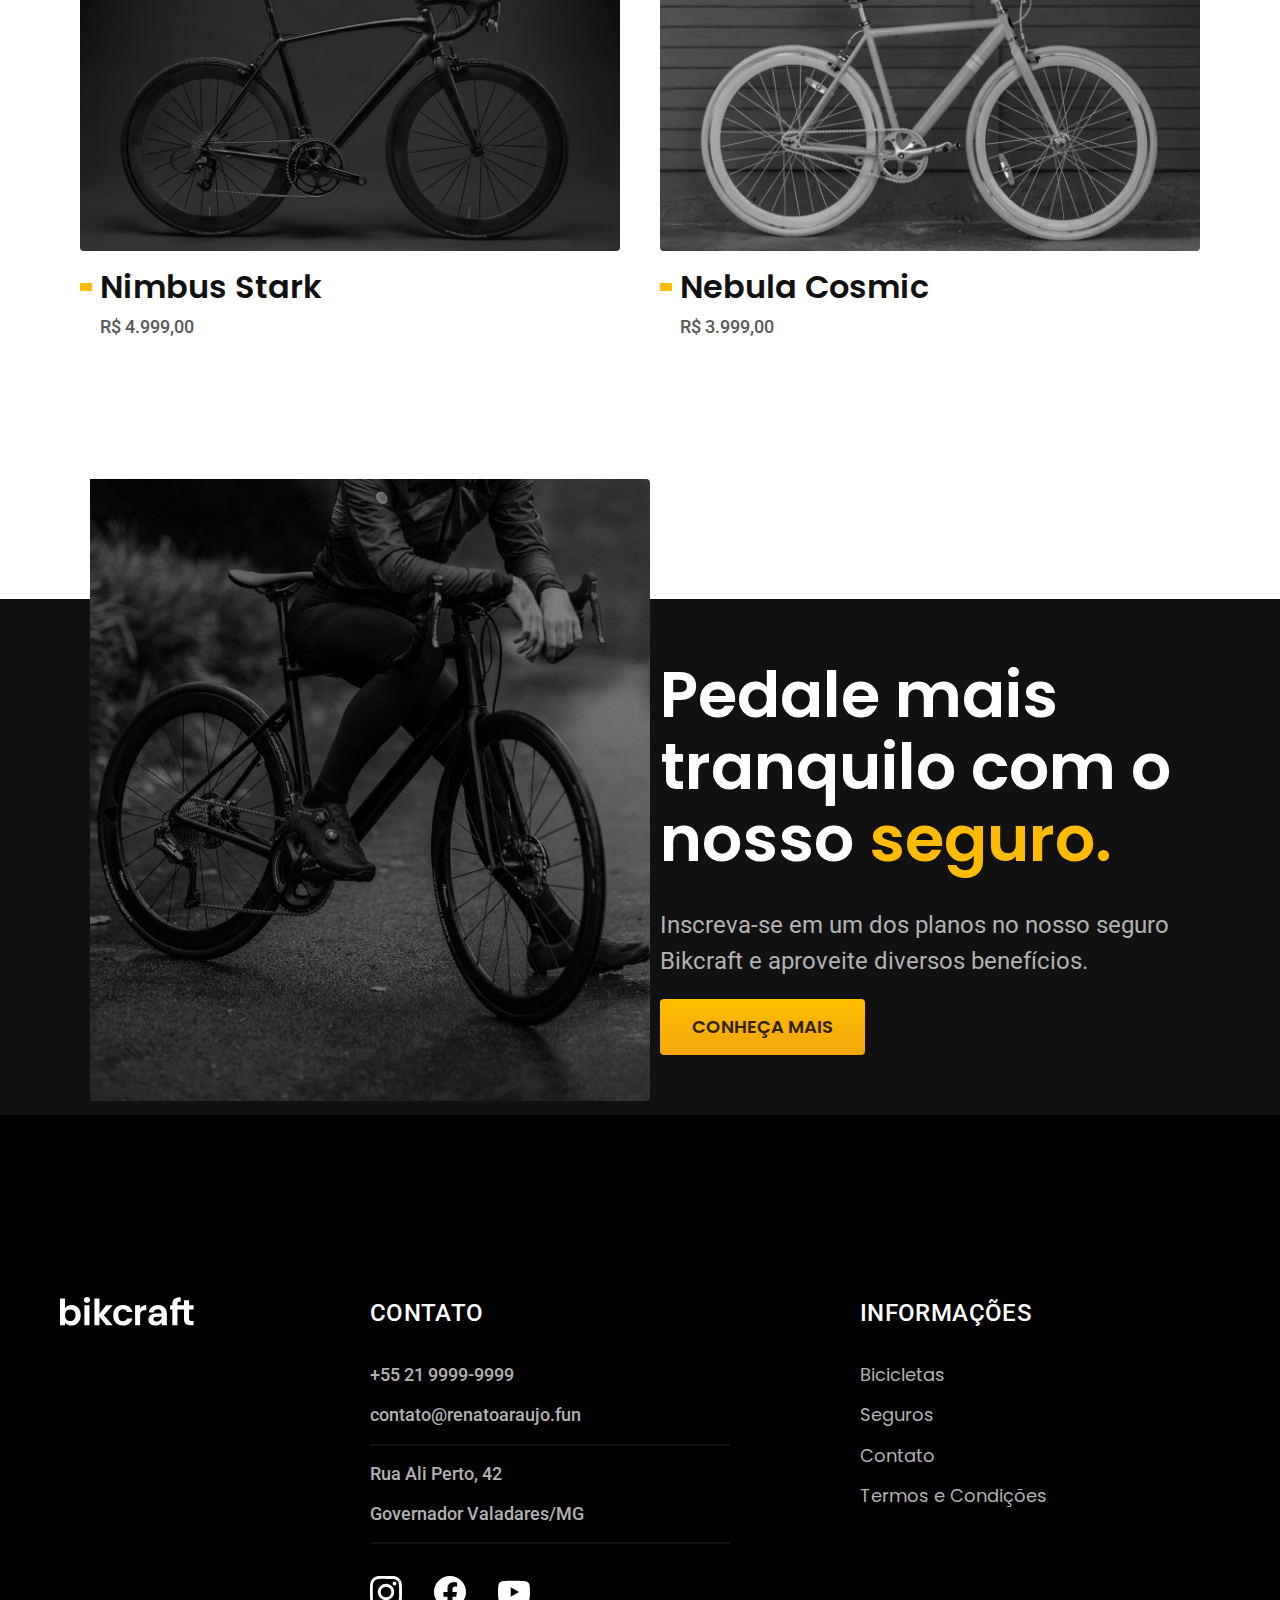
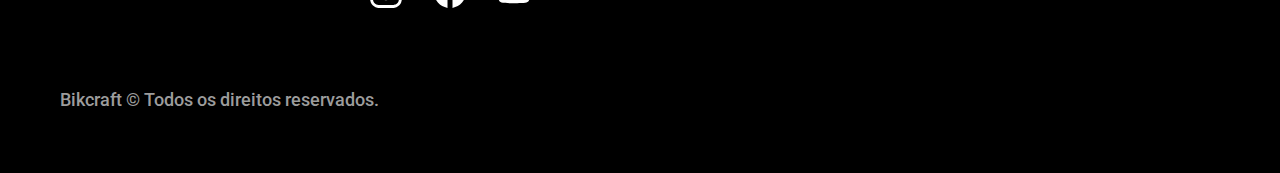
<file: bicicletas/magic.html>
<!DOCTYPE html>
<html lang="pt-br">

<head>
    <meta charset="UTF-8">
    <meta name="viewport" content="width=device-width, initial-scale=1.0">

    <title>Magic | Bikcraft</title>
    <meta name="description" content="Magic">
    <link rel="icon" href="../favicon.svg" type="image/svg+xml">
    <link rel="stylesheet" href="../css/style.min.css">
    <link rel="preload" href="../css/style.min.css" as="style">
    <link rel="preconnect" href="https://fonts.googleapis.com">
    <link rel="preconnect" href="https://fonts.gstatic.com" crossorigin>
    <link href="https://fonts.googleapis.com/css2?family=Merriweather:ital,wght@1,900&family=Poppins:wght@400;600&family=Roboto:wght@400;500&display=swap" rel="stylesheet">
</head>

<body id="bicicleta">
    <header class="header-bg">
        <div class="header container">
            <a href="/index.html">
                <img src="../img/bikcraft.svg" alt="Bikcraft">
            </a>

            <nav aria-label="primaria">
                <ul class="header-menu font-1-m cor-0">
                    <li><a href="../bicicletas.html">Bicicletas</a></li>
                    <li><a href="../seguros.html">Seguros</a></li>
                    <li><a href="../contato.html">Contato</a></li>
                </ul>
            </nav>
        </div>
    </header>
    <main class="titulo-bg">
        <div>
            <div class="titulo container">
                <p class="font-2-xl cor-5">R$ 2.499,00</p>
                <h1 class="font-1-xxl cor-0">Magic Might<span class="cor-p1">.</span></h1>
            </div>
        </div>
        <div class="bicicleta container">
            <div class="bicicleta-imagens">
                <img class="img1" src="../img/bicicleta/nimbus2.jpg" alt="bike">
                <img class="img2" src="../img/bicicleta/nimbus1.jpg" alt="bike">
                <img class="img2" src="../img/bicicleta/nimbus3.jpg" alt="bike">
            </div>
            <div class="bicicleta-conteudo">
                <p class="font-2-l cor-5">A Magic Might é a melhor Bikcraft já criada pela nossa equipe. Ela vem equipada com os melhores acessórios, o que garante maior velocidade.</p>
                <div class="bicicleta-comprar">
                    <a class="botao" href="../orcamento.html?tipo=bikcraft&produto=magic">Comprar Agora</a>
                    <span class="font-1-xs cor-6"> <img src="../img/icones/entrega.svg" alt="">Entrega em 5 dias.</span>
                    <span class="font-1-xs cor-6"> <img src="../img/icones/estoque.svg" alt="">18 em estoque.</span>
                </div>
                <h2 class="font-1-xs cor-0">Informações</h2>
                <ul class="bicicleta-informacoes">
                    <li>
                        <img src="../img/icones/eletrica.svg" alt="">
                        <h3 class="font-1-m cor-0">Motor Elétrico</h3>
                        <p class="font-2-xs cor-5">Permite a você viajar distâncias inimagináveis com a sua bike.</p>
                    </li>
                    <li>
                        <img src="../img/icones/velocidade.svg" alt="">
                        <h3 class="font-1-m cor-0">45 km/h</h3>
                        <p class="font-2-xs cor-5">A mais rápida bicicleta elétrica disponível hoje no mercado.</p>
                    </li>
                    <li>
                        <img src="../img/icones/rastreador.svg" alt="">
                        <h3 class="font-1-m cor-0">Rastreador</h3>
                        <p class="font-2-xs cor-5">Rastreador e sistema anti-furto para garantir o seu sossego.</p>
                    </li>
                    <li>
                        <img src="../img/icones/carbono.svg" alt="">
                        <h3 class="font-1-m cor-0">Fibra de Carbono</h3>
                        <p class="font-2-xs cor-5">Maior proteção possível para a sua Bikcraft com fibra de carbono.</p>
                    </li>
                </ul>
                <h2 class="font-1-xs cor-0">Ficha Técnica</h2>
                <ul class="bicicleta-ficha font-2-s cor-4">
                    <li>Peso <span>9kg</span></li>
                    <li>Altura <span>60cm</span></li>
                    <li>Largura <span>120cm</span></li>
                    <li>Profundidade <span>10cm</span></li>
                    <li>Marchas <span>1</span></li>
                    <li>Roda <span>29</span></li>
                </ul>
            </div>
        </div>
    </main>
    <article class="bicicletas-lista container">
        <h2 class="font-1-xxl">Escolha a sua<span class="cor-p1">.</span></h2>
        <ul>
            <li>
                <a href="./nimbus.html">
                    <img src="../img/bicicletas/nimbus.jpg" alt="Bicicleta">
                    <h3 class="font-1-xl">Nimbus Stark</h3>
                    <span class="font-2-m cor-8">R$ 4.999,00</span>
                </a>
            </li>
            <li>
                <a href="./nebula.html">
                    <img src="../img/bicicletas/nebula.jpg" alt="Bicicleta preta">
                    <h3 class="font-1-xl">Nebula Cosmic</h3>
                    <span class="font-2-m cor-8">R$ 3.999,00</span>
                </a>
            </li>
        </ul>
    </article>
    <article class="seguro-bg">
        <div class="seguro container">
            <div class="seguro-imagem">
                <img class="padding" src="../img/fotos/seguros.jpg" alt="Pessoa em cima de uma bicicleta">
            </div>
            <div class="seguro-conteudo">
                <h2 class="font-1-xxl cor-0">Pedale mais tranquilo com o nosso <span class="cor-p1">seguro.</span> </h2>
                <p class="font-2-l cor-5">Inscreva-se em um dos planos no nosso seguro Bikcraft e aproveite diversos benefícios.</p>
                <a class="botao" href="../seguros.html">Conheça Mais</a>
            </div>
        </div>
    </article>

    <footer class="footer-bg">
        <div class="footer container">
            <img src="../img/bikcraft.svg" alt="Bikcraft">
            <div class="footer-contato">
                <h3 class="font-2-l-b cor-0">Contato</h3>
                <ul class="font-2-m cor-5">
                    <li><a href="tel:+552199999999">+55 21 9999-9999</a></li>
                    <li><a href="mailto:contato@renatoaraujo.fun">contato@renatoaraujo.fun</a></li>
                    <li>Rua Ali Perto, 42</li>
                    <li>Governador Valadares/MG</li>
                </ul>
                <div class="footer-redes">
                    <a href="https://www.instagram.com">
                        <img src="../img/redes/instagram.svg" alt="Instagram">
                    </a>
                    <a href="https://www.facebook.com">
                        <img src="../img/redes/facebook.svg" alt="Facebook">
                    </a>
                    <a href="https://www.youtube.com">
                        <img src="../img/redes/youtube.svg" alt="Youtube">
                    </a>
                </div>
            </div>
            <div class="footer-informacoes">
                <h3 class="font-2-l-b cor-0">Informações</h3>
                <nav>
                    <ul class="font-1-m cor-5">
                        <li><a href="../bicicletas.html">Bicicletas</a></li>
                        <li><a href="../seguros.html">Seguros</a></li>
                        <li><a href="../contato.html">Contato</a></li>
                        <li><a href="../termos.html">Termos e Condições</a></li>
                    </ul>
                </nav>
            </div>
            <p class="footer-copy font-2-m cor-6">Bikcraft © Todos os direitos reservados.</p>
        </div>
    </footer>
    <script src="../js/script.js"></script>
</body>

</html>
</file>
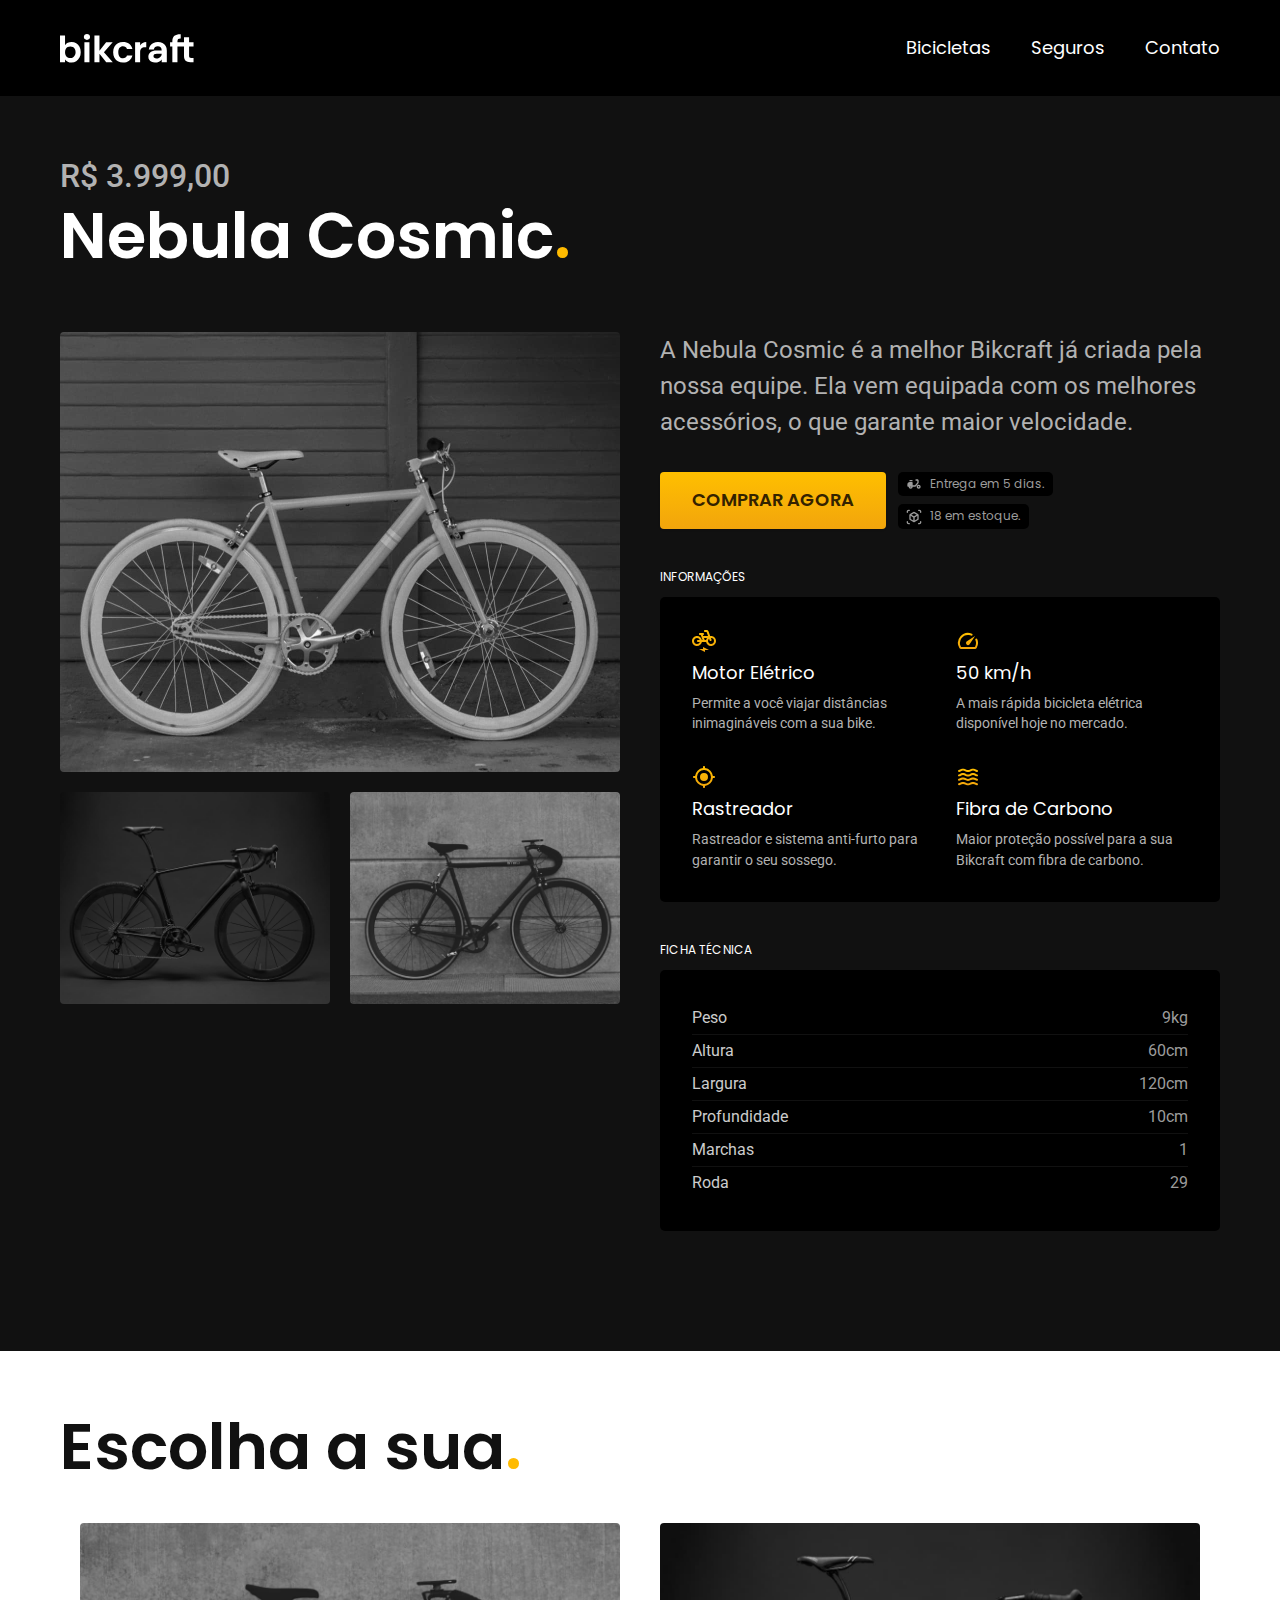
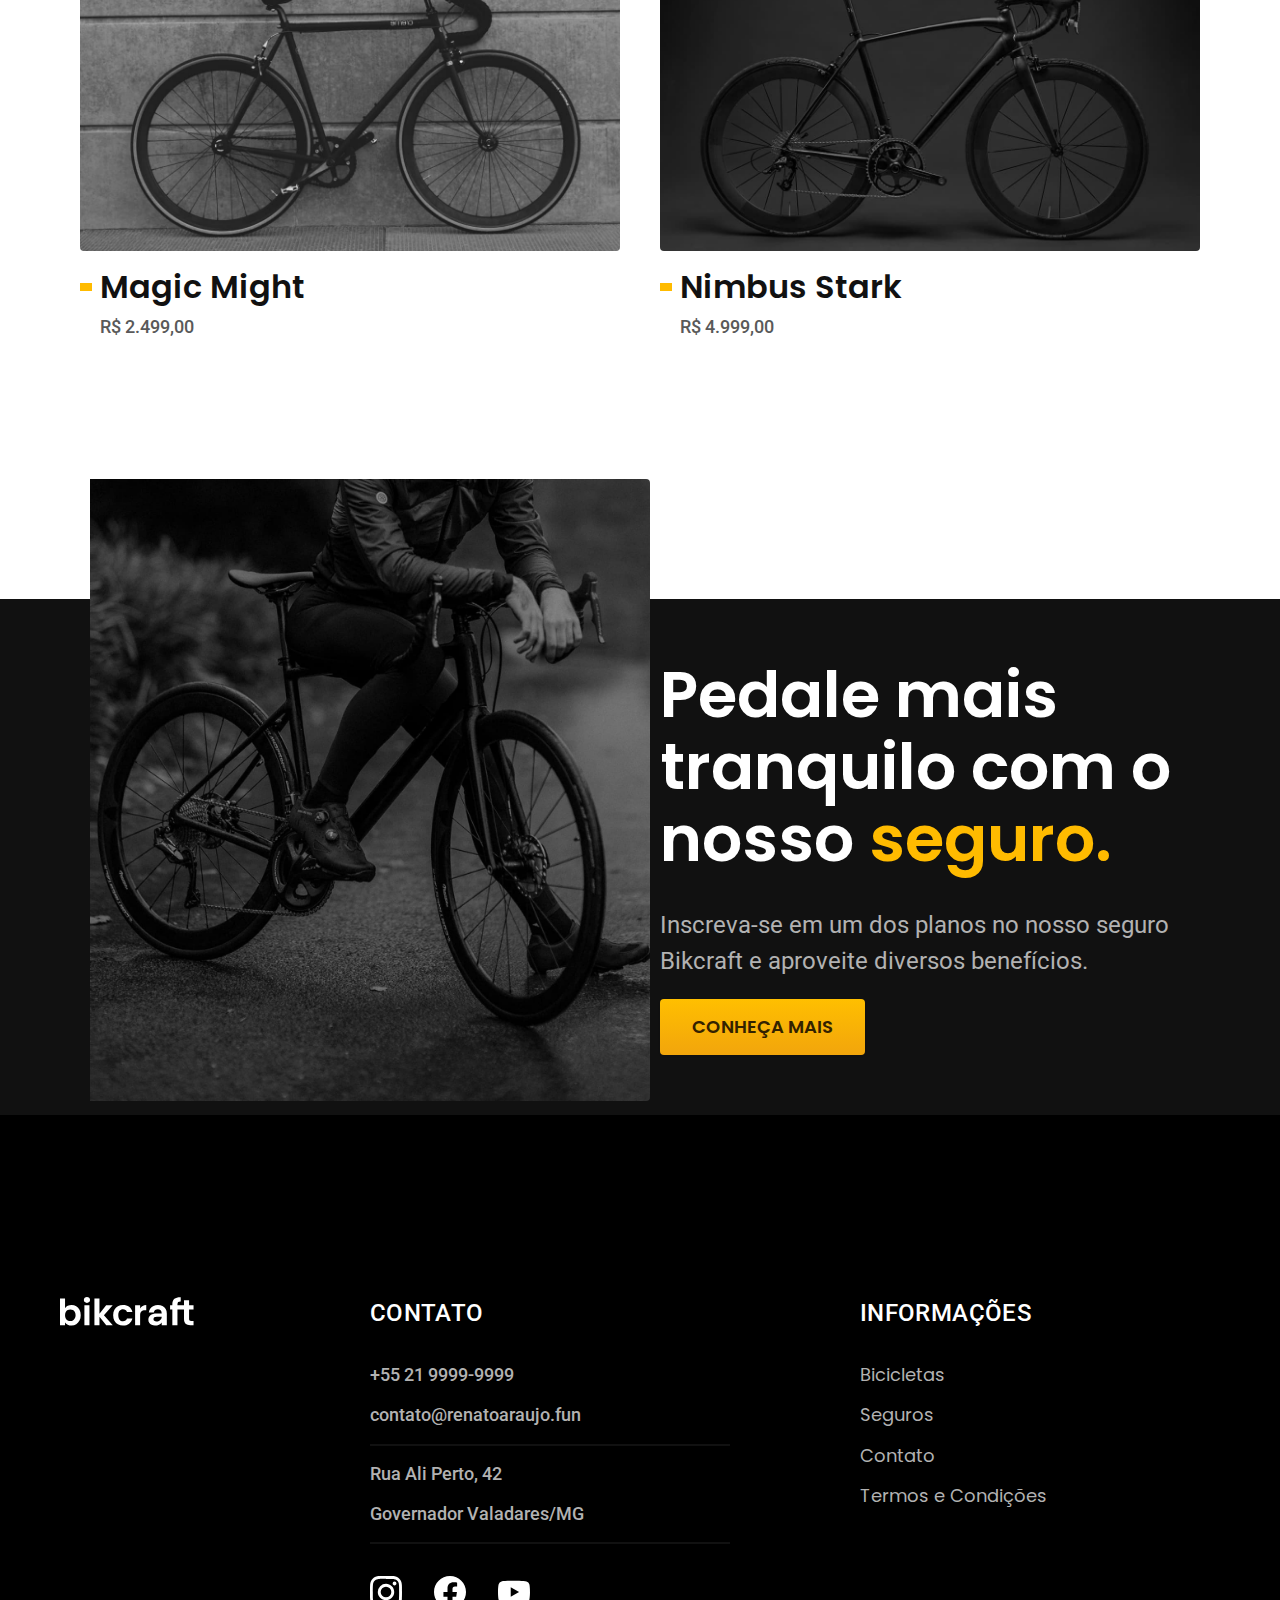
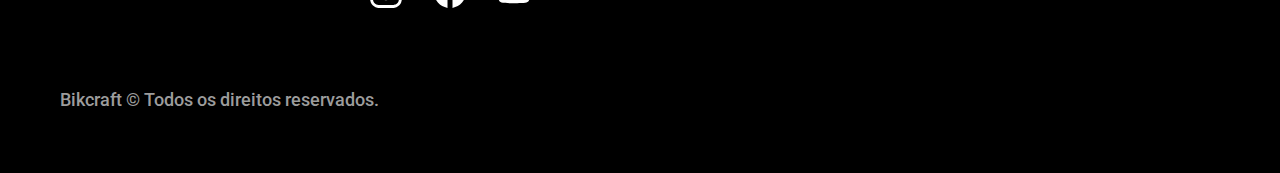
<file: bicicletas/nebula.html>
<!DOCTYPE html>
<html lang="pt-br">

<head>
    <meta charset="UTF-8">
    <meta name="viewport" content="width=device-width, initial-scale=1.0">

    <title>Nebula | Bikcraft</title>
    <meta name="description" content="Nebula">
    <link rel="icon" href="../favicon.svg" type="image/svg+xml">
    <link rel="stylesheet" href="../css/style.min.css">
    <link rel="preload" href="../css/style.min.css" as="style">
    <link rel="preconnect" href="https://fonts.googleapis.com">
    <link rel="preconnect" href="https://fonts.gstatic.com" crossorigin>
    <link href="https://fonts.googleapis.com/css2?family=Merriweather:ital,wght@1,900&family=Poppins:wght@400;600&family=Roboto:wght@400;500&display=swap" rel="stylesheet">
    <script>document.documentElement.classList.add('js');</script>
</head>

<body id="bicicleta">
    <header class="header-bg">
        <div class="header container">
            <a href="../index.html">
                <img src="../img/bikcraft.svg" alt="Bikcraft">
            </a>

            <nav aria-label="primaria">
                <ul class="header-menu font-1-m cor-0">
                    <li><a href="../bicicletas.html">Bicicletas</a></li>
                    <li><a href="../seguros.html">Seguros</a></li>
                    <li><a href="../contato.html">Contato</a></li>
                </ul>
            </nav>
        </div>
    </header>
    <main class="titulo-bg">
        <div>
            <div class="titulo container">
                <p class="font-2-xl cor-5">R$ 3.999,00</p>
                <h1 class="font-1-xxl cor-0">Nebula Cosmic<span class="cor-p1">.</span></h1>
            </div>
        </div>
        <div class="bicicleta container">
            <div class="bicicleta-imagens">
                <img class="img1" src="../img/bicicleta/nimbus3.jpg" alt="bike">
                <img class="img2" src="../img/bicicleta/nimbus1.jpg" alt="bike">
                <img class="img2" src="../img/bicicleta/nimbus2.jpg" alt="bike">
            </div>
            <div class="bicicleta-conteudo">
                <p class="font-2-l cor-5">A Nebula Cosmic é a melhor Bikcraft já criada pela nossa equipe. Ela vem equipada com os melhores acessórios, o que garante maior velocidade.</p>
                <div class="bicicleta-comprar">
                    <a class="botao" href="../orcamento.html?tipo=bikcraft&produto=nebula">Comprar Agora</a>
                    <span class="font-1-xs cor-6"> <img src="../img/icones/entrega.svg" alt="">Entrega em 5 dias.</span>
                    <span class="font-1-xs cor-6"> <img src="../img/icones/estoque.svg" alt="">18 em estoque.</span>
                </div>
                <h2 class="font-1-xs cor-0">Informações</h2>
                <ul class="bicicleta-informacoes">
                    <li>
                        <img src="../img/icones/eletrica.svg" alt="">
                        <h3 class="font-1-m cor-0">Motor Elétrico</h3>
                        <p class="font-2-xs cor-5">Permite a você viajar distâncias inimagináveis com a sua bike.</p>
                    </li>
                    <li>
                        <img src="../img/icones/velocidade.svg" alt="">
                        <h3 class="font-1-m cor-0">50 km/h</h3>
                        <p class="font-2-xs cor-5">A mais rápida bicicleta elétrica disponível hoje no mercado.</p>
                    </li>
                    <li>
                        <img src="../img/icones/rastreador.svg" alt="">
                        <h3 class="font-1-m cor-0">Rastreador</h3>
                        <p class="font-2-xs cor-5">Rastreador e sistema anti-furto para garantir o seu sossego.</p>
                    </li>
                    <li>
                        <img src="../img/icones/carbono.svg" alt="">
                        <h3 class="font-1-m cor-0">Fibra de Carbono</h3>
                        <p class="font-2-xs cor-5">Maior proteção possível para a sua Bikcraft com fibra de carbono.</p>
                    </li>
                </ul>
                <h2 class="font-1-xs cor-0">Ficha Técnica</h2>
                <ul class="bicicleta-ficha font-2-s cor-4">
                    <li>Peso <span>9kg</span></li>
                    <li>Altura <span>60cm</span></li>
                    <li>Largura <span>120cm</span></li>
                    <li>Profundidade <span>10cm</span></li>
                    <li>Marchas <span>1</span></li>
                    <li>Roda <span>29</span></li>
                </ul>
            </div>
        </div>
    </main>
    <article class="bicicletas-lista container">
        <h2 class="font-1-xxl">Escolha a sua<span class="cor-p1">.</span></h2>
        <ul>
            <li>
                <a href="./magic.html">
                    <img src="../img/bicicletas/magic.jpg" alt="Bicicleta preta">
                    <h3 class="font-1-xl">Magic Might</h3>
                    <span class="font-2-m cor-8">R$ 2.499,00</span>
                </a>
            </li>
            <li>
                <a href="./nimbus.html">
                    <img src="../img/bicicletas/nimbus.jpg" alt="Bicicleta">
                    <h3 class="font-1-xl">Nimbus Stark</h3>
                    <span class="font-2-m cor-8">R$ 4.999,00</span>
                </a>
            </li>
        </ul>
    </article>
    <article class="seguro-bg">
        <div class="seguro container">
            <div class="seguro-imagem">
                <img class="padding" src="../img/fotos/seguros.jpg" alt="Pessoa em cima de uma bicicleta">
            </div>
            <div class="seguro-conteudo">
                <h2 class="font-1-xxl cor-0">Pedale mais tranquilo com o nosso <span class="cor-p1">seguro.</span> </h2>
                <p class="font-2-l cor-5">Inscreva-se em um dos planos no nosso seguro Bikcraft e aproveite diversos benefícios.</p>
                <a class="botao" href="../seguros.html">Conheça Mais</a>
            </div>
        </div>
    </article>

    <footer class="footer-bg">
        <div class="footer container">
            <img src="../img/bikcraft.svg" alt="Bikcraft">
            <div class="footer-contato">
                <h3 class="font-2-l-b cor-0">Contato</h3>
                <ul class="font-2-m cor-5">
                    <li><a href="tel:+552199999999">+55 21 9999-9999</a></li>
                    <li><a href="mailto:contato@renatoaraujo.fun">contato@renatoaraujo.fun</a></li>
                    <li>Rua Ali Perto, 42</li>
                    <li>Governador Valadares/MG</li>
                </ul>
                <div class="footer-redes">
                    <a href="https://www.instagram.com">
                        <img src="../img/redes/instagram.svg" alt="Instagram">
                    </a>
                    <a href="https://www.facebook.com">
                        <img src="../img/redes/facebook.svg" alt="Facebook">
                    </a>
                    <a href="https://www.youtube.com">
                        <img src="../img/redes/youtube.svg" alt="Youtube">
                    </a>
                </div>
            </div>
            <div class="footer-informacoes">
                <h3 class="font-2-l-b cor-0">Informações</h3>
                <nav>
                    <ul class="font-1-m cor-5">
                        <li><a href="../bicicletas.html">Bicicletas</a></li>
                        <li><a href="../seguros.html">Seguros</a></li>
                        <li><a href="../contato.html">Contato</a></li>
                        <li><a href="../termos.html">Termos e Condições</a></li>
                    </ul>
                </nav>
            </div>
            <p class="footer-copy font-2-m cor-6">Bikcraft © Todos os direitos reservados.</p>
        </div>
    </footer>
    <script src="../js/script.js"></script>
</body>

</html>
</file>
<file: css/style.min.css>
body{margin:0;font-family:Arial,Helvetica,sans-serif;color:#111}blockquote,dd,h1,h2,h3,h4,p,ul{margin:0}ul{padding:0;list-style:none}a{text-decoration:none;color:inherit}img{max-width:100%;height:auto;display:block}img[src$=".jpg"]{border-radius:4px}.padding{padding-left:30px}.header-bg{background-color:var(--cor-12)}.header{display:flex;flex-wrap:wrap;gap:20px;justify-content:space-between;align-items:center;padding-top:20px;padding-bottom:20px}.header-menu{display:flex;flex-wrap:wrap;gap:40px}.header-menu a{display:inline-block;padding:16px 0;position:relative}.header-menu a::after{content:"";display:block;height:2px;width:0;background:var(--cor-0);margin-top:4px;transition:.3s;position:absolute}.header-menu a.ativo::after,.header-menu a:hover::after{width:100%}@media (max-width:800px){.header-menu{gap:20px}.header-menu a{background:var(--cor-11);padding:12px 16px;border-radius:4px}.header-menu a:hover{background-color:var(--cor-10)}.header a:after{display:none}}@media (max-width:600px){.header-menu{gap:12px}.header-menu a{padding:8px 12px;font-size:14px}}.footer-bg{background-color:var(--cor-12)}.footer{display:grid;grid-template-columns:3fr 5fr 4fr;gap:40px;padding-top:60px;padding-bottom:60px}.footer h3{margin-bottom:32px}.footer-contato ul{margin-bottom:32px}.footer-contato li:nth-child(2n):after{content:"";display:block;max-width:360px;height:2px;background:var(--cor-11);margin-top:16px}.footer li{margin-bottom:16px}.footer-redes{display:flex;gap:32px}.footer a:hover{color:var(--cor-0)}.footer-copy{grid-column:1/-1;margin-top:40px}@media (max-width:800px){.footer>img{display:none}.footer{grid-template-columns:1fr 1fr}}@media (max-width:600px){.footer{grid-template-columns:1fr;gap:60px}.footer-copy{margin-top:0}}.introducao-bg{background:var(--cor-12);box-shadow:inset 0 -120px var(--cor-0)}.introducao{display:grid;grid-template-columns:1fr 1fr;gap:0 40px}.introducao-conteudo{align-self:end;padding-bottom:200px}.introducao img{width:100%;height:100%;object-fit:cover;border-radius:4px}.introducao h1{margin-bottom:32px}.introducao p{margin-bottom:20px}@media (max-width:800px){.introducao-bg{background:var(--cor-11);padding-top:40px;box-shadow:inset 0 -60px #fff}.introducao{grid-template-columns:1fr;gap:32px}.introducao-conteudo{padding-bottom:0}.introducao h1{margin-bottom:16px}.introducao img{height:300px;width:100%}}.tecnologia-bg{background-color:var(--cor-11);box-shadow:inset 0 80px var(--cor-0),inset 0 -80px var(--cor-0)}.tecnologia{display:grid;grid-template-columns:1fr 1fr;gap:40px}.tecnologia-imagem img{width:100%;height:100%;object-fit:cover;object-position:left}.tecnologia-conteudo{padding-top:160px;padding-bottom:160px}.tecnologia-conteudo>span{display:block;margin-bottom:20px}.tecnologia-conteudo h2{margin-bottom:32px}.tecnologia-conteudo>p{margin-bottom:20px}.tecnologia a{margin-bottom:80px}.tecnologia-vantagens{display:flex;gap:40px}.tecnologia-vantagens h3{margin-bottom:8px;width:max-content}.tecnologia-vantagens img{width:24px;margin-bottom:8px}@media (max-width:800px){.tecnologia-bg{box-shadow:initial}.tecnologia{grid-template-columns:1fr}.tecnologia-conteudo{padding-top:60px;padding-bottom:60px}.tecnologia-imagem{display:none}.tecnologia a{margin-bottom:60px}}@media (max-width:600px){.tecnologia-vantagens{flex-direction:column}}.parceiros{padding-top:60px;padding-bottom:120px}.parceiros h2{margin-bottom:60px}.parceiros ul{padding:0 20px;max-width:1400px;display:grid;grid-template-columns:repeat(4,1fr);margin:0 auto}.parceiros li{display:flex;padding:32px;border-left:2px solid var(--cor-2)}.parceiros img{margin:auto}.parceiros li:first-child,.parceiros li:nth-child(5){border-left:none}.parceiros li:nth-child(n+5){border-top:2px solid var(--cor-2)}@media (max-width:800px){.parceiros{padding-bottom:60px}.parceiros h2{margin-bottom:20px}.parceiros ul{grid-template-columns:repeat(2,1fr)}.parceiros li:nth-child(n+3){border-top:2px solid var(--cor-2)}.parceiros li:nth-child(odd){border-left:none}}.depoimento{display:grid;grid-template-columns:1fr 1fr;background-color:var(--cor-p1);overflow:hidden}.depoimento img{width:100%;height:100%;object-fit:cover;border-radius:0}.depoimento-conteudo{padding:40px 40px 80px 80px;align-self:center}.depoimento-conteudo p{max-width:32ch;font-size:xx-large;font-family:Merriweather,serif;font-style:italic;font-weight:900;margin-bottom:32px;position:relative}.depoimento p::after,.depoimento p::before{font-size:5rem;color:var(--cor-p2);position:absolute}.depoimento p::before{content:"“";left:-50px;top:-20px}.depoimento p::after{content:"”"}@media (max-width:800px){.depoimento{grid-template-columns:1fr;text-align:center}.depoimento img{max-height:200px}.depoimento-conteudo{padding:40px 20px;margin:auto}.depoimento-conteudo p{font-size:1.5rem;max-width:28ch}}.bicicleta{display:grid;grid-template-columns:1fr 1fr;align-items:start;gap:40px;padding-top:60px;padding-bottom:60px}#bicicleta .titulo p{text-transform:uppercase}.bicicleta-imagens{display:flex;flex-wrap:wrap;gap:20px}.bicicleta-imagens img{flex:1;min-width:200px}.bicicleta-imagens img:first-child{min-width:100%}.bicicleta-conteudo>p{margin-bottom:32px}.bicicleta-comprar{display:grid;grid-template-columns:max-content auto;align-items:center;justify-items:start;gap:8px 12px;margin-bottom:40px}.bicicleta-comprar a{grid-row:span 2}.bicicleta-comprar span{display:flex;align-items:center;background-color:var(--cor-12);gap:8px;padding:4px 8px;border-radius:5px}.bicicleta-conteudo h2{text-transform:uppercase;letter-spacing:.015em;margin-bottom:12px}.bicicleta-ficha,.bicicleta-informacoes{padding:32px;background-color:var(--cor-12);border-radius:5px}.bicicleta-informacoes{margin-bottom:40px;display:grid;grid-template-columns:1fr 1fr;gap:32px}.bicicleta-informacoes h3,.bicicleta-informacoes img{margin-bottom:8px}.bicicleta-informacoes img{width:24px}.bicicleta-ficha li{padding:4px 0;display:flex;justify-content:space-between;border-bottom:1px solid var(--cor-11)}.bicicleta-ficha li:last-child{border-bottom:none}.bicicleta-ficha span{color:var(--cor-6)}@media (max-width:800px){.bicicleta{grid-template-columns:1fr;padding-top:40px;padding-bottom:40px}.bicicleta-imagens{grid-row:2}}@media (max-width:400px){.bicicleta-informacoes{grid-template-columns:1fr}.bicicleta-comprar{grid-template-columns:1fr}}.seguro-bg{background-color:var(--cor-11);box-shadow:inset 0 120px var(--cor-0),inset 0 -120px var(--cor-12)}.seguro{display:grid;grid-template-columns:1fr 1fr;gap:40px}.seguro-imagem{width:100%;height:100%;object-fit:cover}.seguro-conteudo{padding-top:180px;padding-bottom:180px}.seguro h2{margin-bottom:32px}.seguro p{margin-bottom:20px}@media (max-width:800px){.seguro{grid-template-columns:1fr}.seguro-conteudo{grid-row:1;padding-top:40px;padding-bottom:0}.seguro-bg{box-shadow:inset 0 -60px var(--cor-12)}}.bicicletas-lista{padding-top:60px;padding-bottom:120px;display:block}.bicicletas-lista h2{margin-bottom:40px}.bicicletas-lista ul{display:flex;gap:40px;padding:0 20px 20px 20px;max-width:1400px;margin-left:auto;margin-right:auto;overflow-x:auto}.bicicletas-lista li{flex:1;min-width:280px}.bicicletas-lista a{display:block}.bicicletas-lista img{margin-bottom:16px}.bicicletas-lista h3{margin-bottom:8px;display:flex;align-items:center}.bicicletas-lista h3::before{content:"";display:inline-block;height:8px;width:12px;margin-right:8px;background-color:var(--cor-p1);transition:width .2s}.bicicletas-lista a:hover h3::before{width:24px}.bicicletas-lista li span{padding-left:20px}@media (max-width:800px){.bicicletas-lista{padding-bottom:60px}.bicicletas-lista ul{gap:20px}}.bicicletas-bg{background-image:linear-gradient(to right,var(--cor-0) 30%,var(--cor-11) 0)}.bicicletas{display:grid;grid-template-columns:1fr 1fr;gap:40px;padding-top:60px;padding-bottom:60px}.bicicletas-imagem{display:grid}.bicicletas-imagem img{grid-area:1/1}.bicicletas-imagem span{grid-area:1/1;place-self:start end;margin-top:20px;background:var(--cor-12);display:inline-block;padding:8px 16px 8px 8px;border-radius:4px 0 0 4px}.bicicletas-conteudo{display:grid;grid-template-columns:1fr auto;align-content:start}.bicicletas h2,.bicicletas p{grid-column:1/-1}.bicicletas-especificacoes{display:grid;grid-template-columns:1fr auto;margin-bottom:32px}.bicicletas h2{margin-bottom:20px}.bicicletas h2::before{content:"";display:block;width:12px;height:8px;background-color:var(--cor-p1);margin-bottom:8px}.bicicletas p{margin-bottom:32px;margin-right:15px}.bicicletas a{place-self:end;margin-right:20px}.bicicletas li{display:flex;align-items:center}.bicicletas li+li{margin-top:20px}.bicicletas-conteudo img{width:24px;margin-right:8px}@media (max-width:800px){.bicicletas-bg{background:var(--cor-11)}.bicicletas{grid-template-columns:1fr;gap:20px;padding-top:40px;padding-bottom:40px}}@media (max-width:600pc){.bicicletas-conteudo{grid-template-columns:1fr}.bicicletas ul{grid-template-columns:1fr 1fr;font-size:1rem}.bicicletasa a{place-self:start}}#contato{background:linear-gradient(var(--cor-11) 600px,var(--cor-1) 0)}.contato{display:grid;grid-template-columns:5fr 7fr;width:85%;margin:0 auto}.contato-dados,.contato-formulario{padding:60px;box-shadow:0 1px 2px rgba(0,0,0,.1)}.contato-dados{border-radius:5px 0 0 5px;background-color:var(--cor-12)}.contato-formulario{border-radius:0 5px 5px 0;background-color:var(--cor-0)}.contato h2{margin-bottom:60px}.contato-endereco{margin-bottom:32px;padding-left:28px;background:url("/img/icones/local.svg") no-repeat 0 2px}.contato-endereco p{margin-bottom:8px}.contato-meios a{display:block;max-width:max-content;margin-bottom:8px;padding-left:28px}.contato-meios a:first-child{background:url("/img/icones/email.svg") no-repeat 0 2px}.contato-meios a:nth-child(2){margin-bottom:32px}.contato-meios a:last-child{background:url("/img/icones/telefone.svg") no-repeat 0 2px;margin-bottom:60px}.contato-meios a:hover{color:var(--cor-0)}.contato-redes{display:flex;gap:32px;padding-left:28px}@media (max-width:800px){.contato{grid-template-columns:1fr}.contato-dados,.contato-formulario{padding:20px}.contato-dados{border-radius:5px 5px 0 0}.contato-formulario{border-radius:0 0 5px 5px}.contato-dados h2,.contato-meios a:last-child{margin-bottom:32px}.contato-redes{margin-bottom:12px}}.lojas{display:grid;grid-template-columns:1fr 1fr;gap:0 40px;padding-top:120px;padding-bottom:120px;max-width:80%;margin:0 auto}.lojas h2{grid-column:1/-1;margin-bottom:60px}.lojas img{border-radius:5px 5px 0 0}.lojas-item{border-radius:5px;background:var(--cor-0);box-shadow:0 1px 2px rgba(0 0 0 .1)}.lojas-conteudo{display:grid;grid-template-columns:1fr 1fr;gap:32px 16px;padding:32px}.lojas-conteudo h3,.lojas-tempo{grid-column:1/-1}.lojas-dados{display:grid;gap:8px;border-left:2px solid var(--cor-2);padding-left:12px}.lojas-tempo{display:flex;align-items:center;gap:8px}@media (max-width:800px){.lojas{gap:20px;padding-top:60px;padding-bottom:60px}.lojas h2{margin-bottom:32px}.lojas-conteudo{grid-template-columns:1fr}}@media (max-width:600px){.lojas{grid-template-columns:1fr}}#orcamento{background:linear-gradient(var(--cor-11) 600px,var(--cor-1) 0)}.orcamento{display:grid;grid-template-columns:5fr 7fr;padding-bottom:120px}.orcamento h2{text-transform:uppercase;position:relative;display:flex;align-items:center}.orcamento h2::before{content:"";display:inline-block;width:4px;height:8px;background-color:var(--cor-p1);position:absolute;left:-12px}.orcamento-dados,.orcamento-produto{padding:60px;box-shadow:0 1px 2px rgba(0,0,0,.1)}.orcamento-produto{border-radius:5px 0 0 5px;display:grid;grid-template-columns:1fr 1fr;align-content:start;gap:20px;background:var(--cor-12)}.orcamento-produto>*{grid-column:1/-1}.orcamento-produto>label{grid-column:initial}.orcamento-produto label{color:var(--cor-4);background-color:var(--cor-10);font:400 1rem/1.5 Poppins,sans-serif;padding:12px 16px;border-radius:5px;cursor:pointer;display:grid;grid-template-columns:auto 1fr auto;align-items:center;border:1px solid var(--cor-10)}.orcamento-produto input:checked+label{background:var(--cor-0);color:var(--cor-11)}.orcamento-produto label::before{content:"";display:inline-block;width:12px;height:12px;border:1px solid var(--cor-6);border-radius:50%;margin-right:8px;box-sizing:border-box}.orcamento-produto input:checked+label::before{border-color:var(--cor-7);box-shadow:inset 0 0 0 3px var(--cor-0),inset 0 0 0 6px var(--cor-7)}.orcamento-produto label:hover{background-color:var(--cor-9);border-color:var(--cor-9)}.orcamento-produto input:focus+label{border-color:var(--cor-12);box-shadow:0 0 0 2px var(--cor-p1)}.orcamento-produto label span{display:none;font-size:.75rem}.orcamento-produto input:checked+label span{display:initial}.orcamento-produto input{opacity:0;position:absolute;pointer-events:none}.orcamento-dados{border-radius:0 5px 5px 0;background:var(--cor-0)}.orcamento-conteudo{display:none}.orcamento-conteudo h2,.orcamento-dados h2:nth-of-type(n+2){margin-top:20px}#bikcraft:checked~#orcamento-bikcraft,#seguro:checked~#orcamento-seguro{display:grid;gap:20px}.orcamento-detalhes{background-color:var(--cor-0);padding:20px;display:none;grid-template-columns:1fr 1fr;border-radius:5px;align-items:center}.orcamento-detalhes li{display:flex;align-items:center;margin-bottom:8px}.orcamento-detalhes li img{width:16px;margin-right:8px}.orcamento-produto input:checked+label+.orcamento-detalhes{display:grid}@media (max-width:1200){.orcamento-dados,.orcamento-produto{padding:32px}}@media (max-width:800){.orcamento{grid-template-columns:1fr}.orcamento-dados{border-radius:0 0 5px 5px}.orcamento-produto{border-radius:5px 5px 0 0}}@media (max-width:400){.orcamento-produto{grid-template-columns:1fr}}.perguntas{padding-top:120px;padding-bottom:120px;padding-right:30px}.perguntas h2{margin-bottom:60px}.perguntas dl>div{padding:20px;border-radius:4px}.perguntas dl>div:nth-child(odd){background-color:var(--cor-1)}.perguntas button{display:grid;grid-template-columns:auto 1fr auto;align-items:center;gap:8px;cursor:pointer;border:none;background:0 0;width:100%;justify-items:start}.perguntas button::before{content:"";display:inline-block;width:12px;height:8px;background-color:var(--cor-p1)}.perguntas button::after{content:"";display:inline-block;width:14px;height:6px;background:url("../img/icones/seta-abrir.svg");transition:.3s}.perguntas button:hover::after,.perguntas button[aria-expanded=true]::after{transform:rotate(180deg)}.js .perguntas dd{display:none}.js .perguntas dd.ativa{display:block}.perguntas dd{padding-left:20px;padding-top:16px;max-width:80ch}@media (max-width:800px){.perguntas{padding-top:60px;padding-bottom:60px}.perguntas h2{margin-bottom:40px}}.seguros-bg{background:var(--cor-11)}.seguros{padding-top:60px;padding-bottom:60px;display:grid;grid-template-columns:1fr 1fr;gap:40px;align-items:center}#seguros .seguros{padding-top:0}.seguros h2{grid-column:1/-1}.seguros-item{background-color:var(--cor-12);padding:32px 32px 32px 60px;display:grid;grid-template-columns:1fr auto;border-radius:4px}.seguros-item h3{margin-bottom:40px}.seguros-item span{grid-column:2;display:block;text-align:right}.seguros-item ul{grid-column:1/-1;margin-bottom:32px}.seguros-item li{display:flex;align-items:center;position:relative}.seguros-item li+li{margin-top:20px}.seguros-item li::before{content:"";display:inline-block;width:13px;height:9px;background-image:url("../img/icones/lista.svg");position:absolute;left:-21px}.seguros-item a{grid-column:1/-1}@media (max-width:800px){.seguros{grid-template-columns:1fr}}.vantagens-bg{background-color:var(--cor-12)}.vantagens{padding-top:120px;padding-bottom:120px}.vantagens h2{margin-bottom:60px}.vantagens ul{display:grid;grid-template-columns:repeat(auto-fit,minmax(280px,max-content));gap:40px 80px;margin:15px}.vantagens h3,.vantagens img{margin-bottom:8px}@media (max-width:800px){.vantagens{padding-top:60px;padding-bottom:60px}.vantagens h2{margin-bottom:40px}.vantagens{gap:20px}}.termos{padding-top:80px;padding-bottom:80px;max-width:80%}.termos h2{font-weight:600;margin-bottom:20px}.termos p+h2{margin-top:40px}.termos p{margin-bottom:24px;max-width:75ch}.font-1-xs{font:400 0.75rem/1.35 Poppins,sans-serif}.font-2-xs{font:400 0.875rem/1.43 Roboto,sans-serif}.font-1-s{font:400 1rem/1.5 Poppins,sans-serif}.font-2-s{font:400 1rem/1.5 Roboto,sans-serif}.font-1-m,.font-1-m-b{font:400 1.125rem/1.35 Poppins,sans-serif}.font-1-m-b{font-weight:600}.font-2-m{font:500 1.125rem/1.35 Roboto,sans-serif}.font-1-l{font:400 1.5rem/1.5 Poppins,sans-serif}.font-2-l,.font-2-l-b{font:400 1.5rem/1.5 Roboto,sans-serif}.font-2-l-b{font-weight:500;letter-spacing:.015em;text-transform:uppercase}.font-1-xl{font:600 2rem/1.25 Poppins,sans-serif}.font-2-xl{font:500 2rem/1.25 Roboto,sans-serif}.font-1-xxl{font:600 4rem/1.125 Poppins,sans-serif}@media (max-width:1200px){.font-1-xxl{font-size:3rem}.font-2-l,.font-2-l-b{font-size:1.125rem}}@media (max-width:800px){.font-1-xxl{font-size:2rem}.font-1-xl,.font-2-xl{font-size:1.5rem}}:root{--cor-0:#ffffff;--cor-1:#f7f7f7;--cor-2:#ededed;--cor-3:#dedede;--cor-4:#cccccc;--cor-5:#b2b2b2;--cor-6:#9c9c9c;--cor-7:#717171;--cor-8:#595959;--cor-9:#404040;--cor-10:#2e2e2e;--cor-11:#111111;--cor-12:#000000;--cor-p1:#ffbb00;--cor-p2:#e4a30b;--cor-p3:#a66f00;--cor-p4:#664400;--cor-p5:#332200}.cor-0{color:var(--cor-0)}.cor-1{color:var(--cor-1)}.cor-2{color:var(--cor-2)}.cor-3{color:var(--cor-3)}.cor-4{color:var(--cor-4)}.cor-5{color:var(--cor-5)}.cor-6{color:var(--cor-6)}.cor-7{color:var(--cor-7)}.cor-8{color:var(--cor-8)}.cor-9{color:var(--cor-9)}.cor-10{color:var(--cor-10)}.cor-11{color:var(--cor-11)}.cor-12{color:var(--cor-12)}.cor-p1{color:var(--cor-p1)}.cor-p2{color:var(--cor-p2)}.cor-p3{color:var(--cor-p3)}.cor-p4{color:var(--cor-p4)}.cor-p5{color:var(--cor-p5)}.container{box-sizing:border-box;max-width:1200px;padding-left:20px;padding-right:20px;margin-left:auto;margin-right:auto}.botao{display:inline-block;padding:16px 32px;background:linear-gradient(#ffbf00,#f2a50c);border-radius:4px;box-shadow:0 1px 2px rgba(0,0,0,.1);text-transform:uppercase;color:var(--cor-p5);font:600 1.125rem/1.35 Poppins,sans-serif;max-width:max-content;border:none;cursor:pointer}.botao:hover{background:linear-gradient(#ffb60d,#e59317)}.botao.secundario{background:var(--cor-10);color:var(--cor-2)}.botao.secundario:hover{background:var(--cor-9)}.botao.seta{display:flex;align-items:center}.botao.seta::after{content:"";display:inline-block;width:18px;height:10px;margin-left:12px;background:url("../img/icones/seta.svg");transition:transform .3s}.botao.seta:hover::after{transform:translateX(8px)}@media (max-width:600px){.botao{padding:12px 16px;font-size:1rem}}.link{display:inline-block;color:var(--cor-p1);font:500 1.5rem/1.5 Poppins,sans-serif;text-transform:uppercase}.link::after{content:"";display:block;width:100%;height:4px;background-color:currentColor}.link:hover{color:var(--cor-0)}.titulo-bg{background-color:var(--cor-11);padding-top:60px;padding-bottom:60px}.titulo p{margin-bottom:4px}@media (max-width:800px){.titulo{padding-top:40px;padding-bottom:40px}.titulo p{font-size:1rem;font-weight:400}}.form{display:grid;grid-template-columns:1fr 1fr;gap:20px}.form label{display:block;font:600 1rem/1.5 Poppins,sans-serif;margin-bottom:4px}.form .col-2{grid-column:span 2}.form input[type=email],.form input[type=text],.form textarea{font:400 1rem/1.5 Roboto,sans-serif;background:var(--cor-1);border:1px solid var(--cor-2);padding:12px;border-radius:5px;width:100%;box-sizing:border-box}.form input[type=email]:focus,.form input[type=text]:focus,.form textarea:focus{outline:0;border-color:var(--cor-p1);background:var(--cor-0);box-shadow:0 0 0 2px #fea}@media (max-width:600px){.form{grid-template-columns:1fr}.form .col-2{grid-column:1}}.js .fadeInDown{transform:translate3d(0,-20px,0)}.js .fadeInUp{transform:translate3d(0,20px,0)}.js .fadeInRight{transform:translate3d(20px,0,0)}.js .fadeInLeft{transform:translate3d(-20px,0,0)}.js [data-anime]{opacity:0}.js .anime{opacity:1;transform:none;transition:transform .8s,opacity .8s}
</file>
